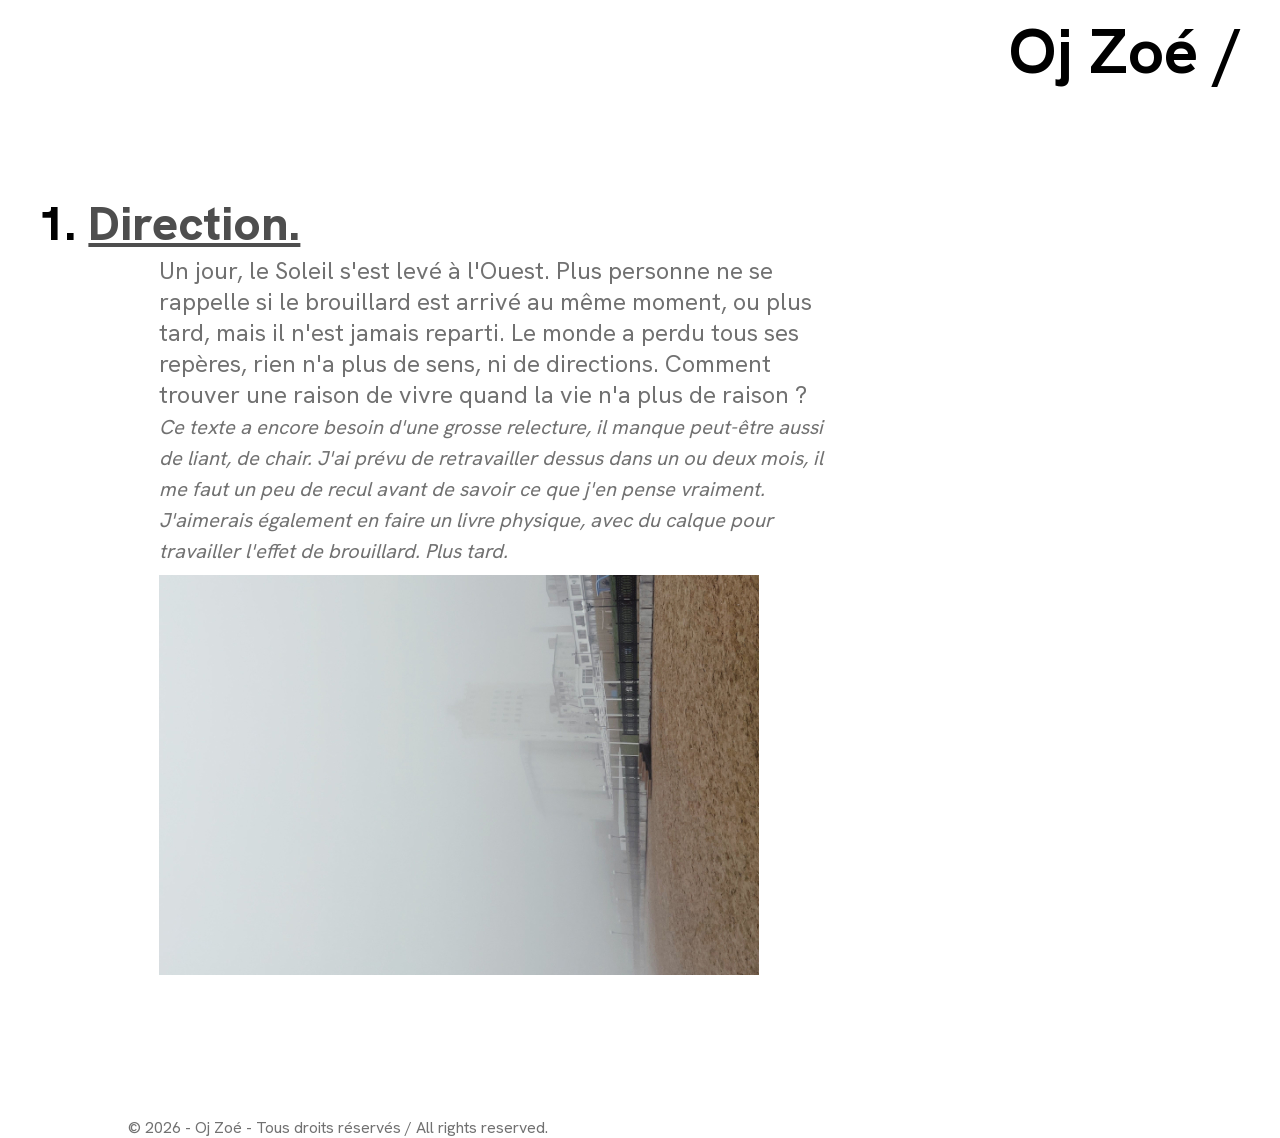
<file: index.html>
<!DOCTYPE html>
<html lang="fr">
<head>
    <meta charset="UTF-8">
    <meta name="viewport" content="width=device-width, initial-scale=1.0">

    <title>OjZoé</title>
    <link rel="stylesheet" href="reset.css">
    <link rel="stylesheet" href="style.css">
    <link rel="stylesheet" href="index.css">
</head>

<body>
    <header><h1>Oj Zoé /</h1></header>
    <main>
        <h2>1. <a href="direction.html">Direction.</a></h2>
        <p class="synopsis">Un jour, le Soleil s'est levé à l'Ouest. Plus personne ne se rappelle si le brouillard est arrivé au même moment,
            ou plus tard, mais il n'est jamais reparti. Le monde a perdu tous ses repères, rien n'a plus de sens, ni de directions.
        Comment trouver une raison de vivre quand la vie n'a plus de raison ?<br/>
    <i>Ce texte a encore besoin d'une grosse relecture, il manque peut-être aussi de liant, de chair. J'ai prévu de retravailler dessus
        dans un ou deux mois, il me faut un peu de recul avant de savoir ce que j'en pense vraiment.
        J'aimerais également en faire un livre physique, avec du calque pour travailler l'effet de brouillard. Plus tard.</i></p>
        <div class="image-synopsis"><img src="Img/Field-Fog.jpg" alt="Fog over the field." /></div>
    </main>
    <footer>© 2026 - Oj Zoé - Tous droits réservés / All rights reserved.</footer>
</body>
</file>
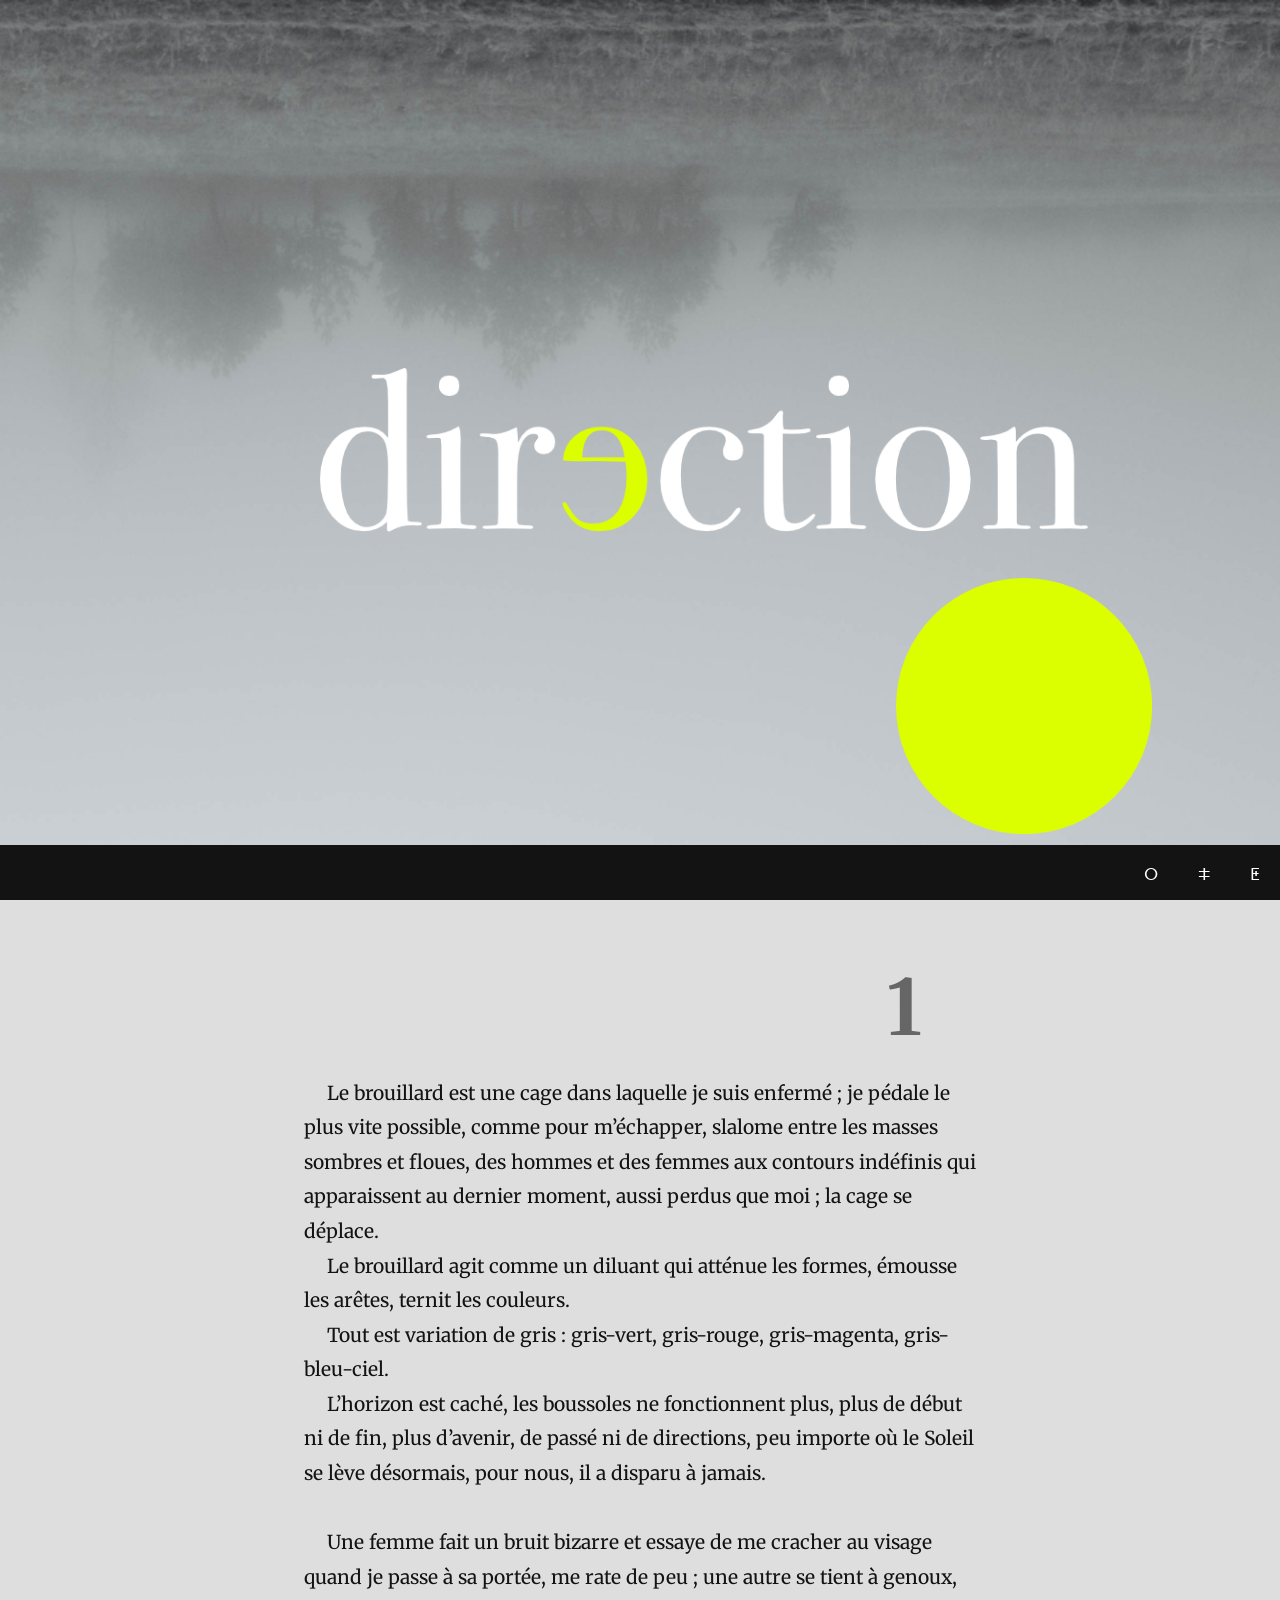
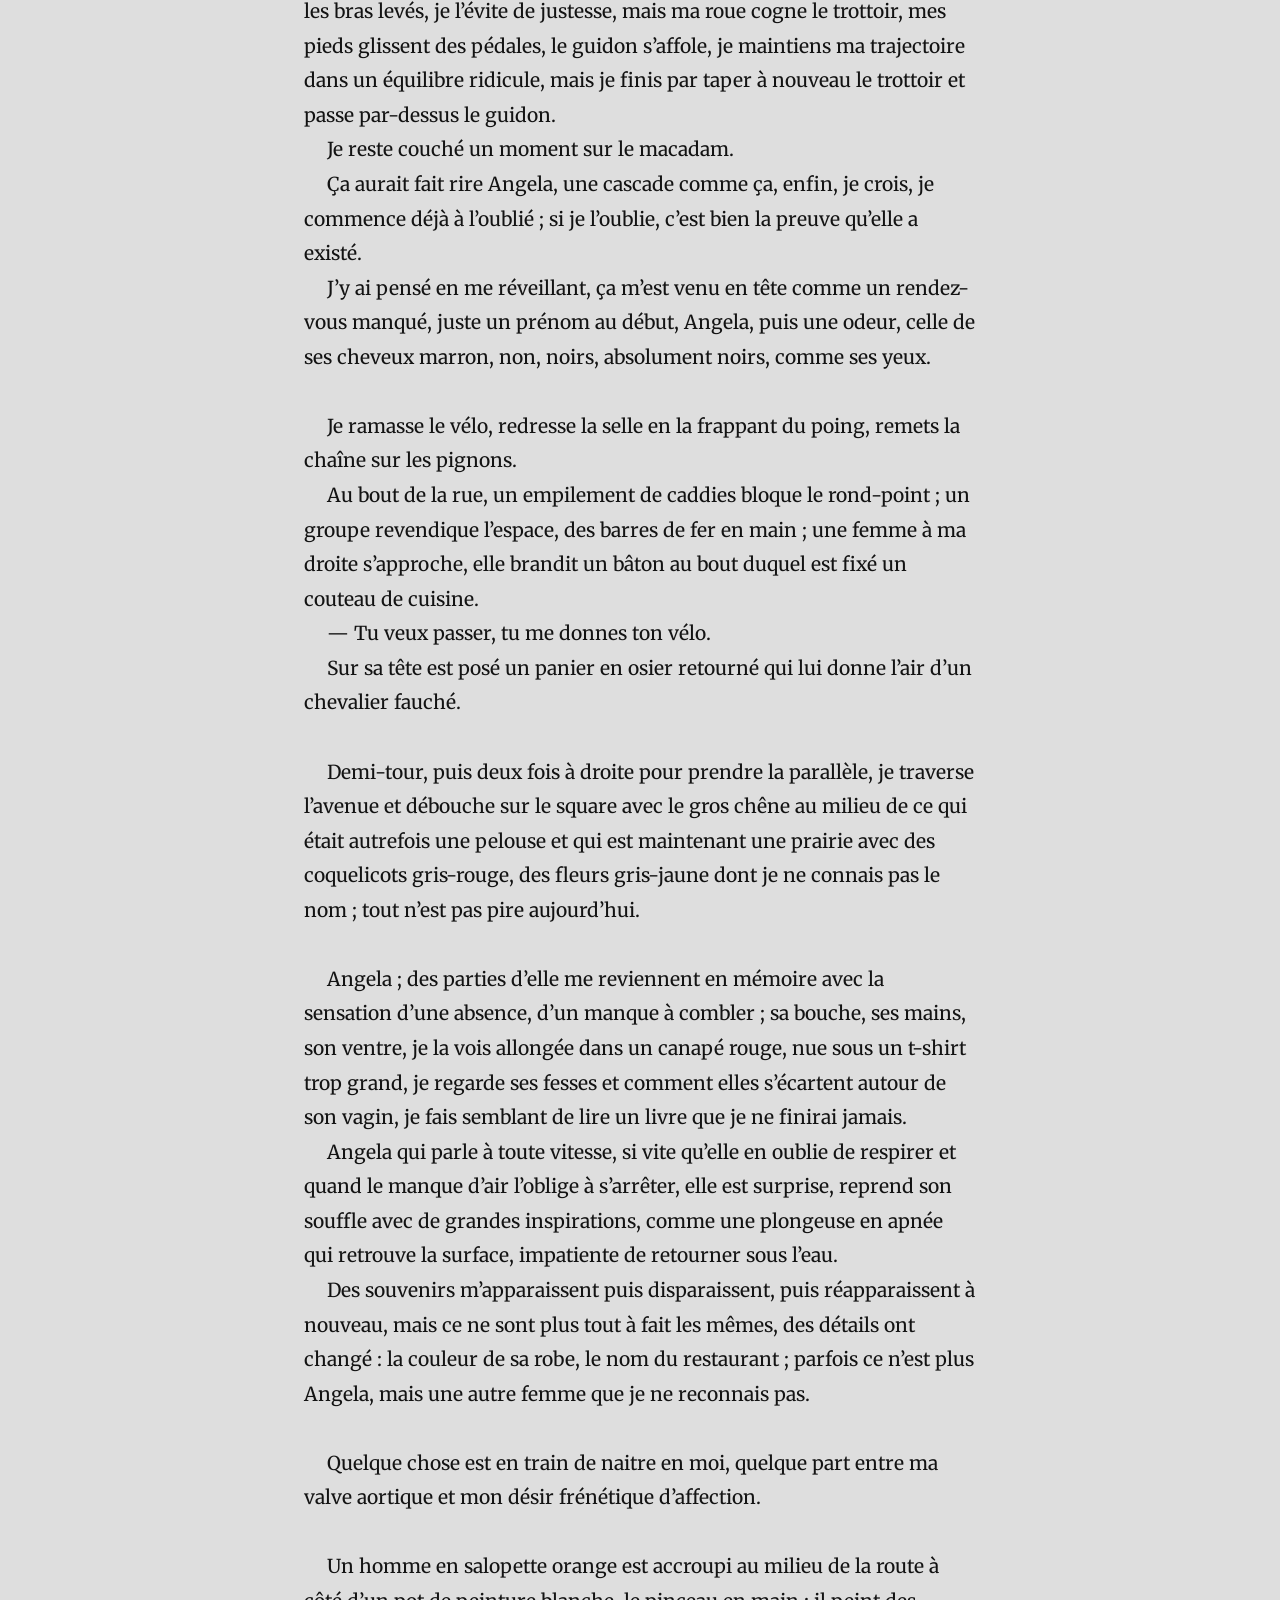
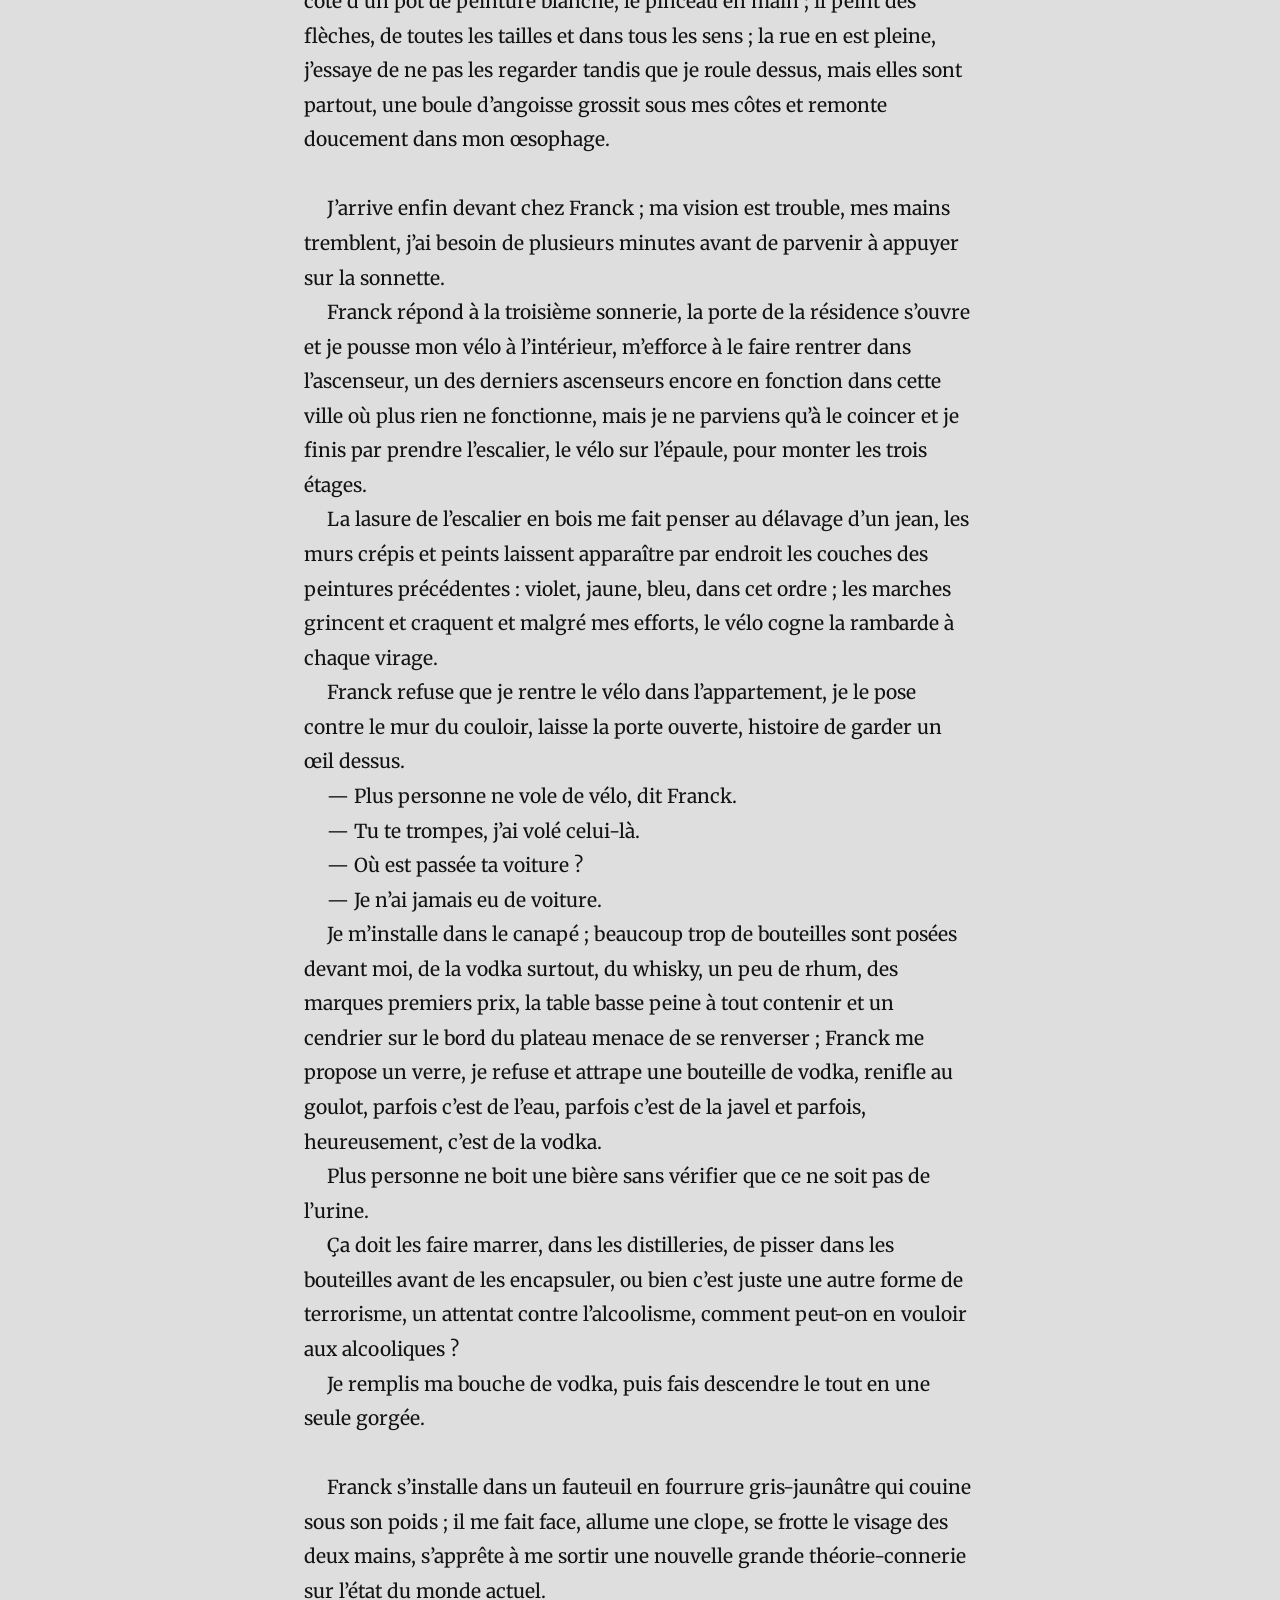
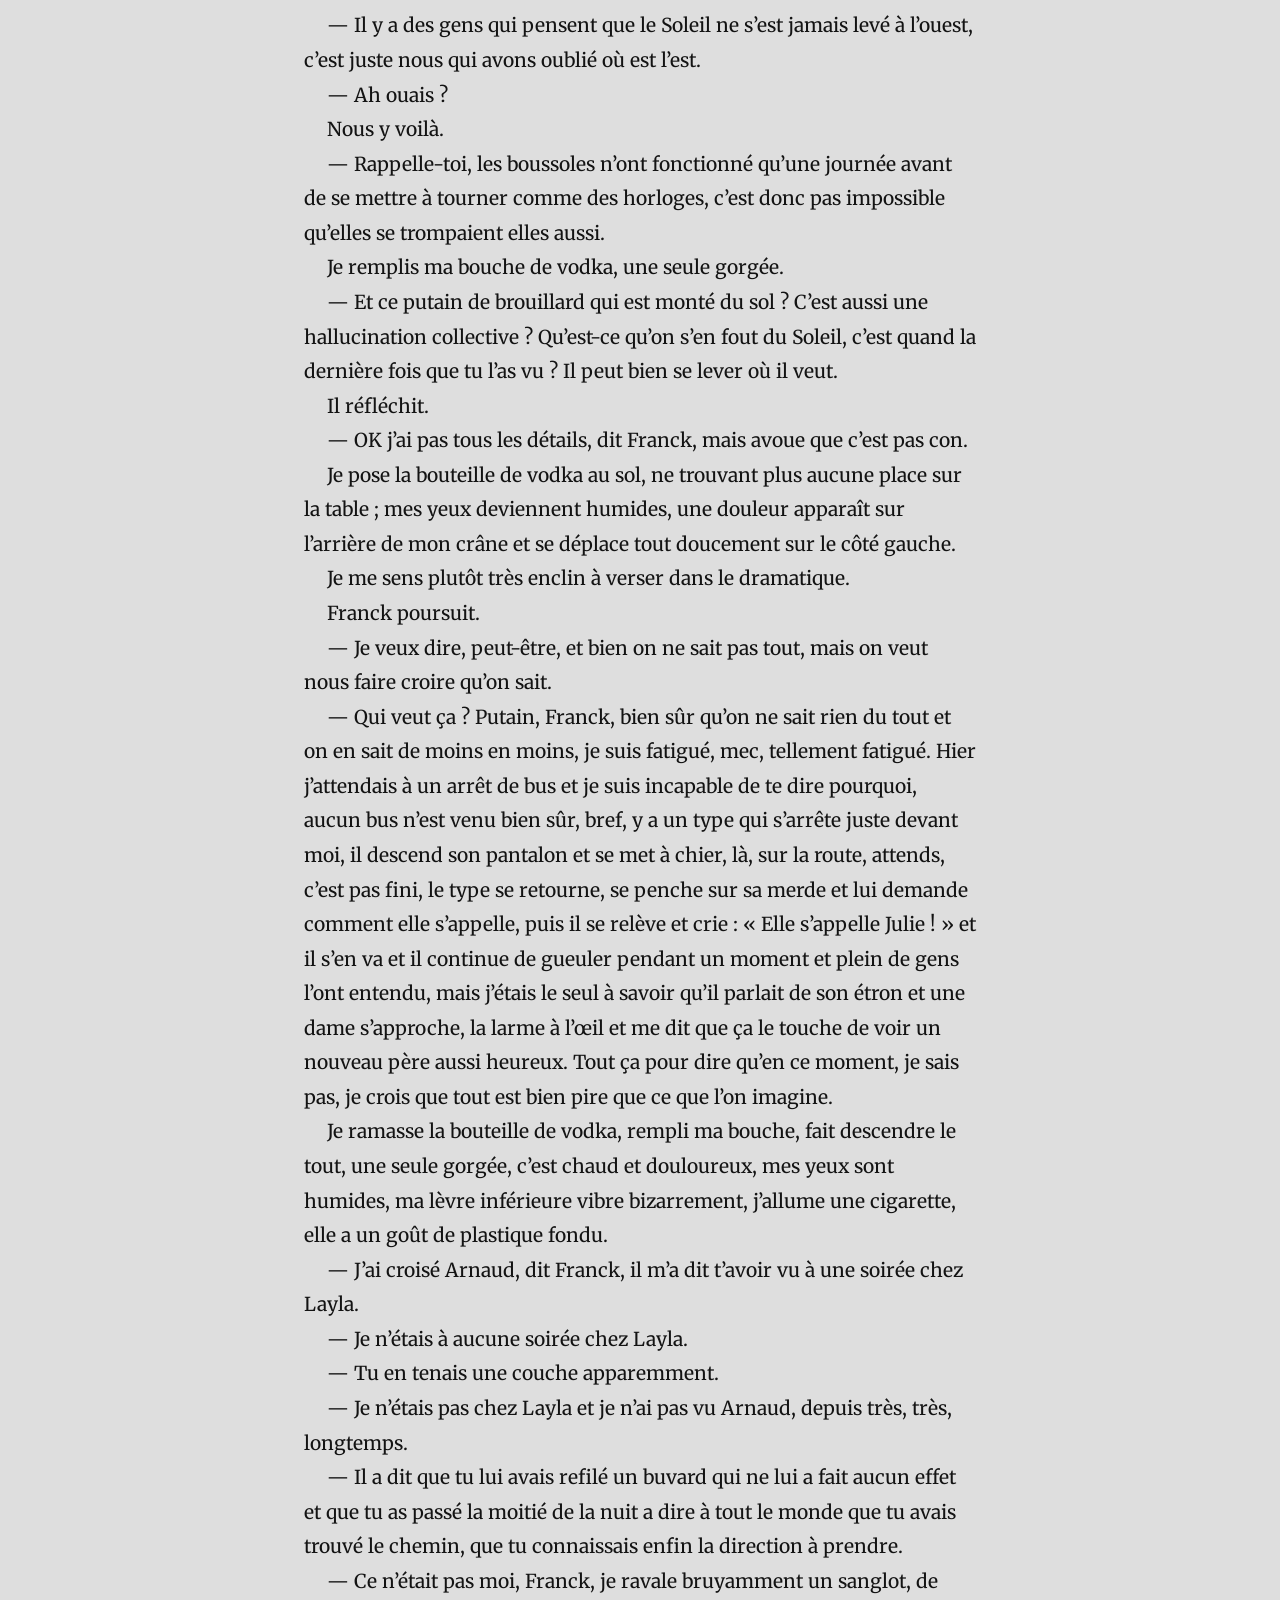
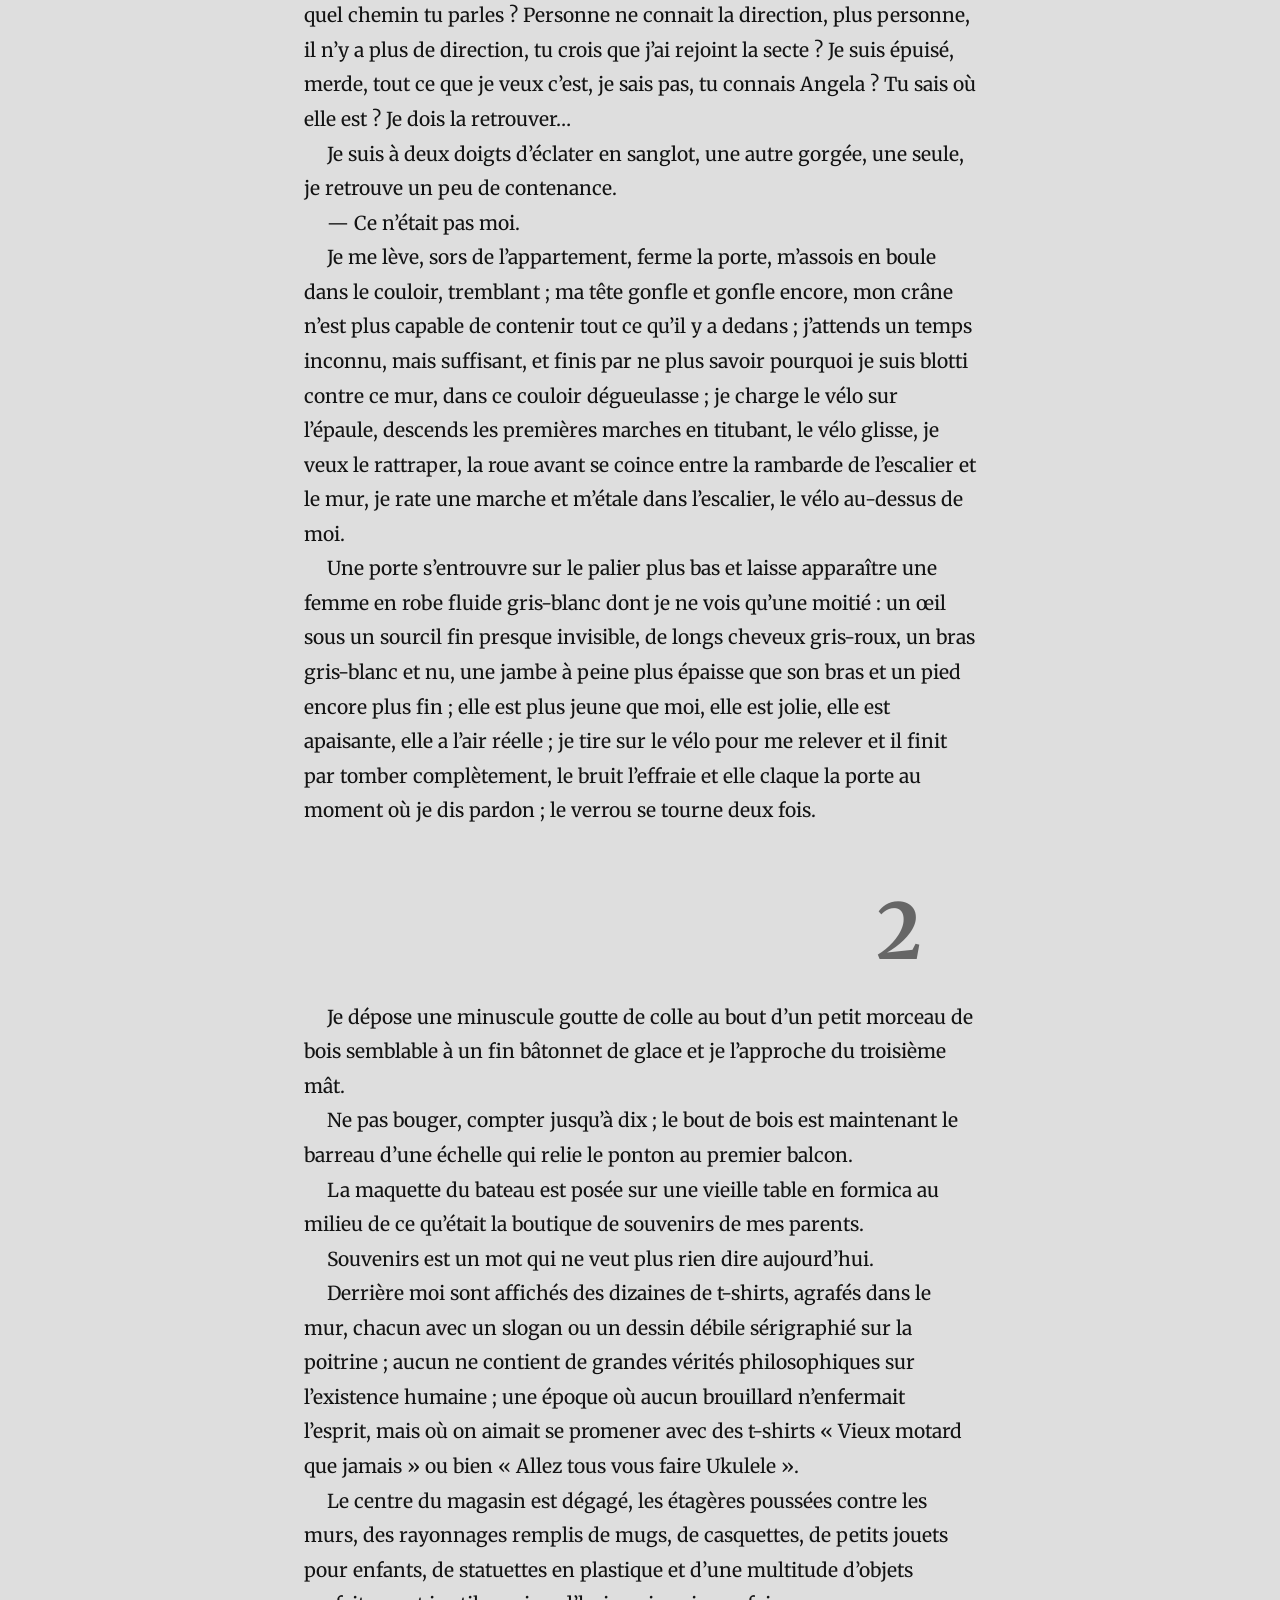
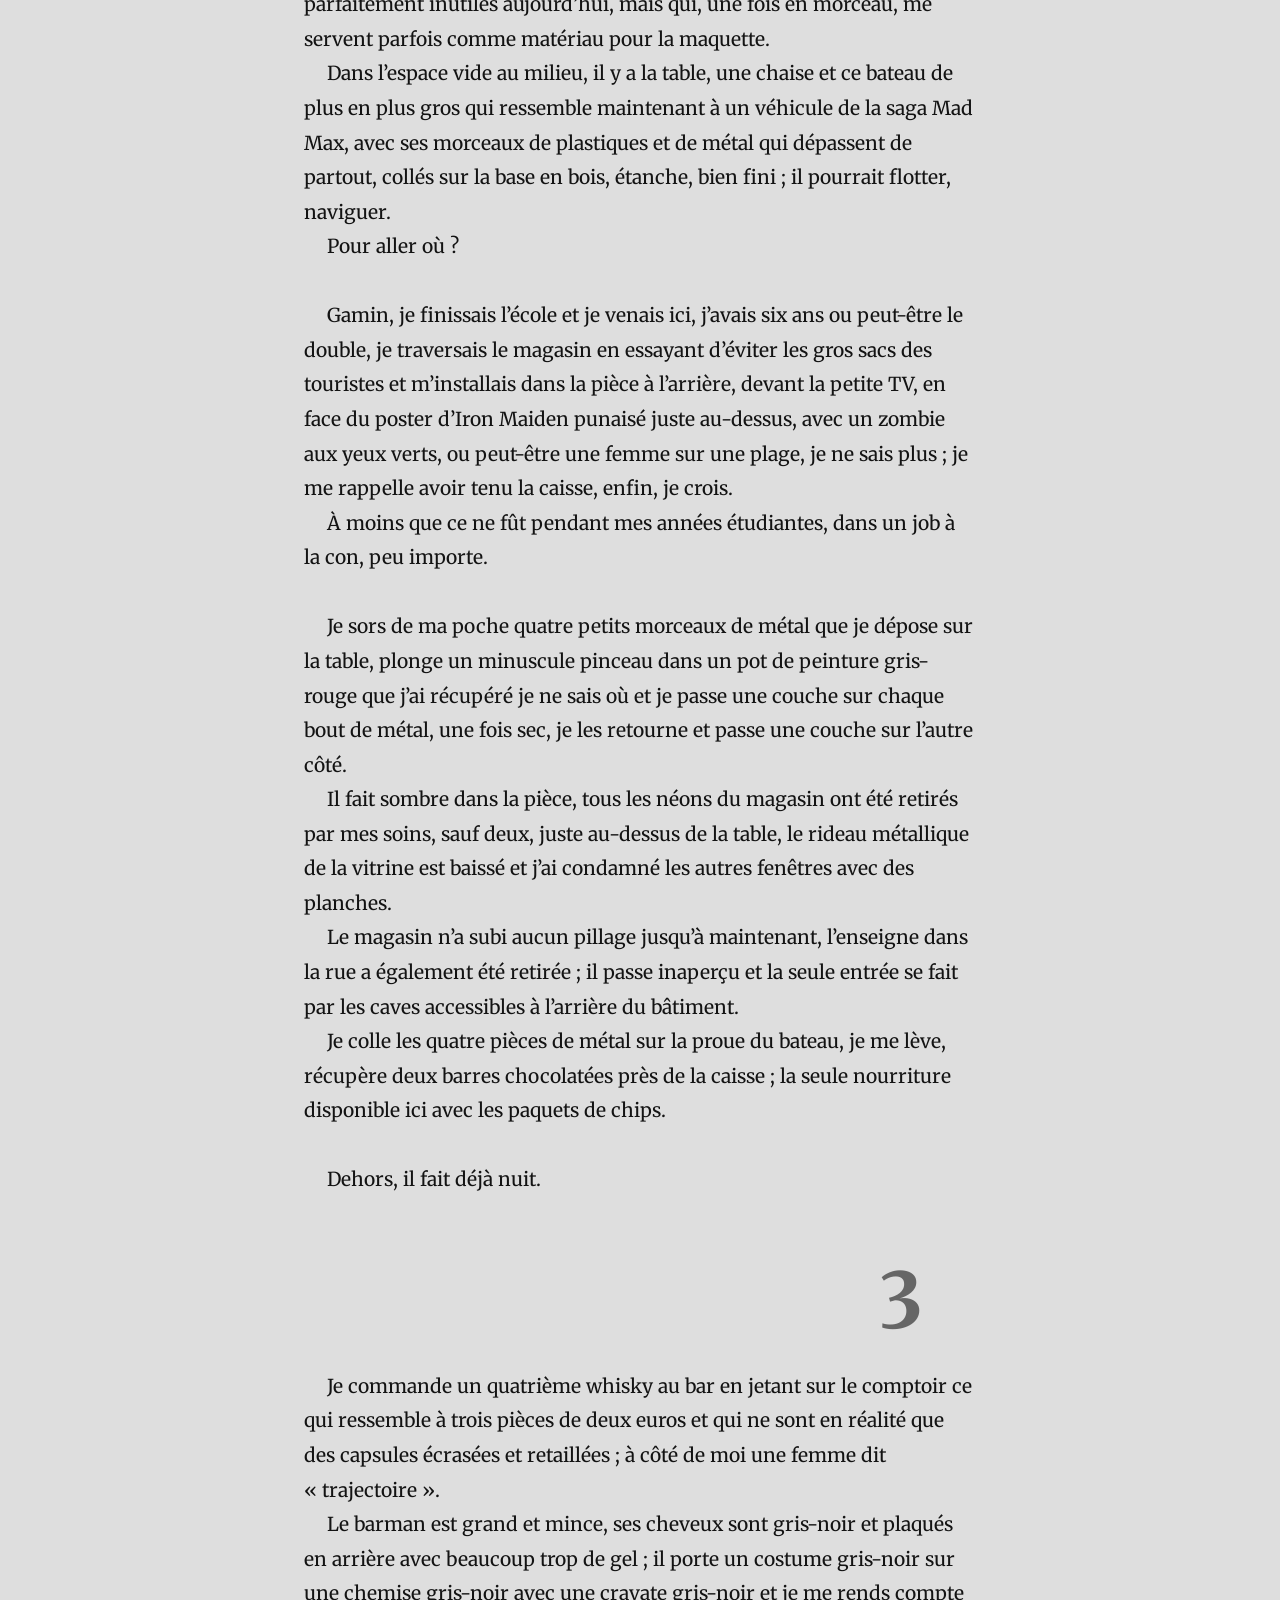
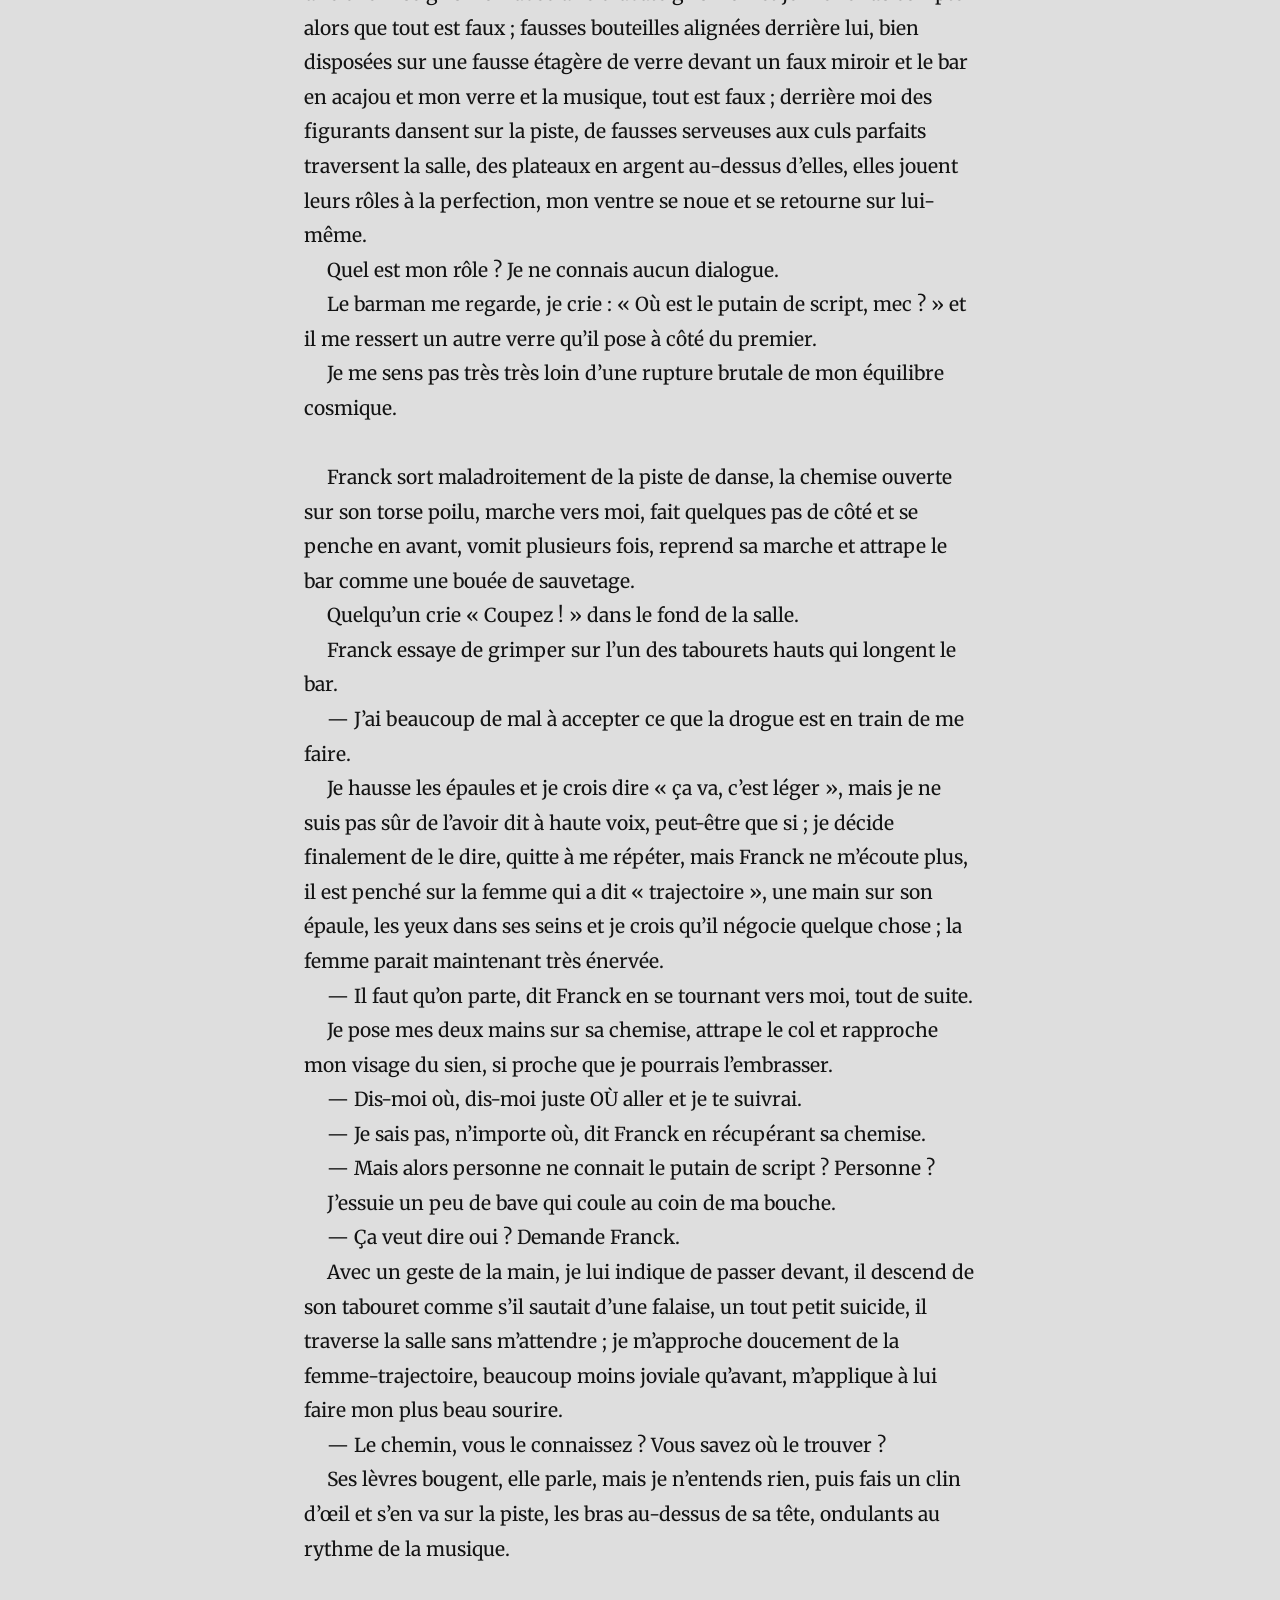
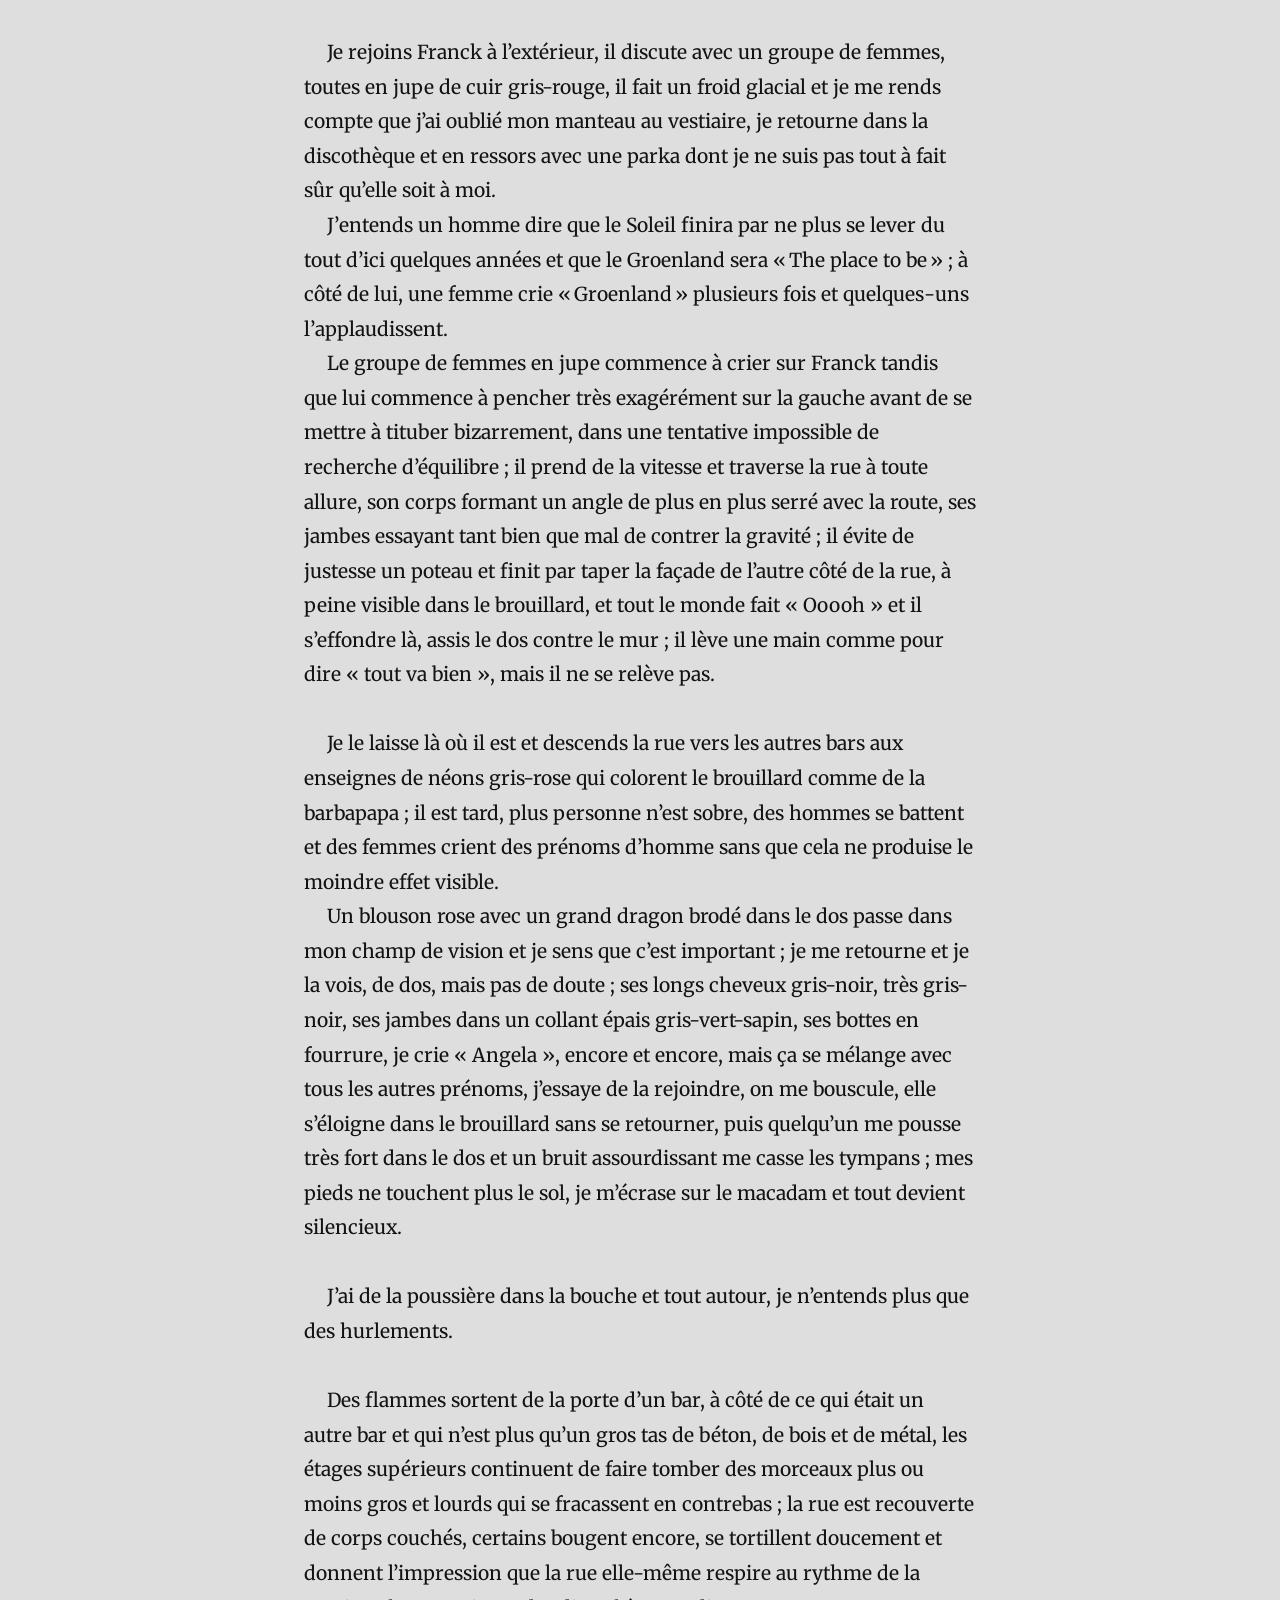
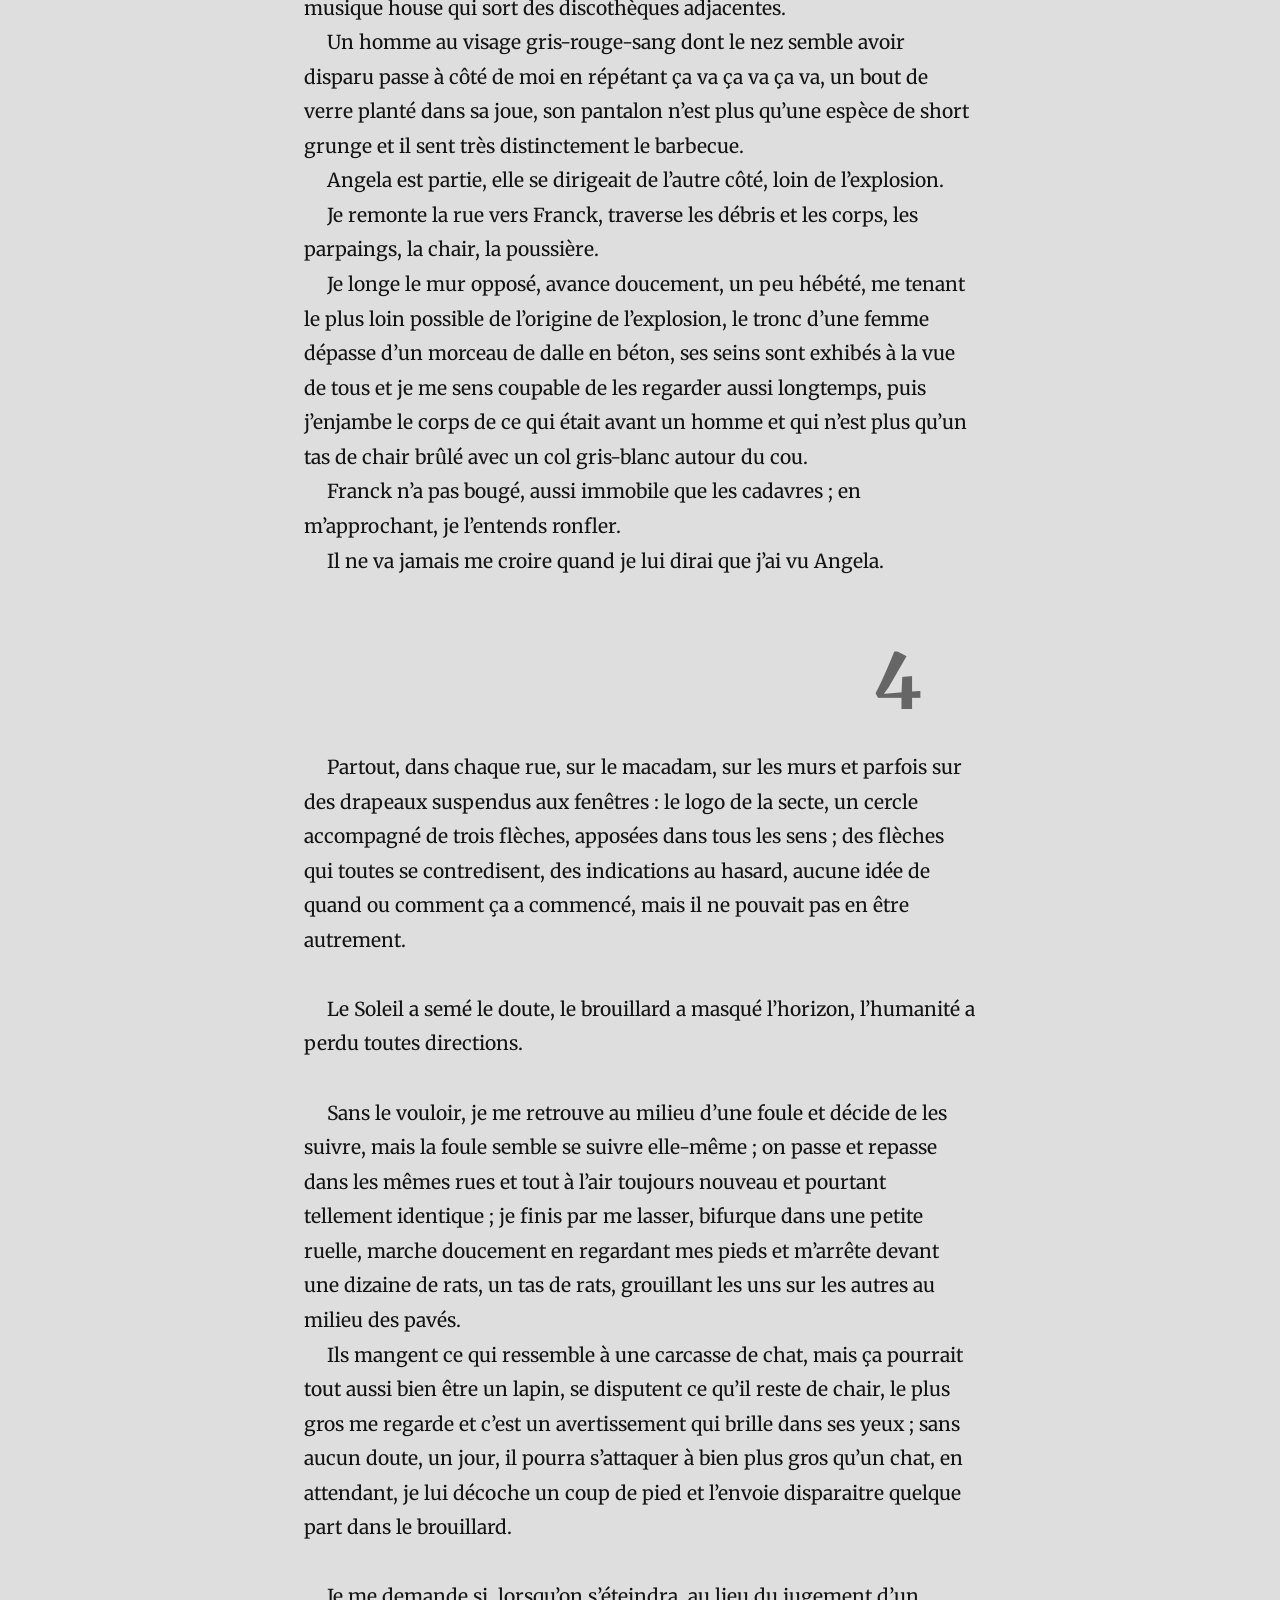
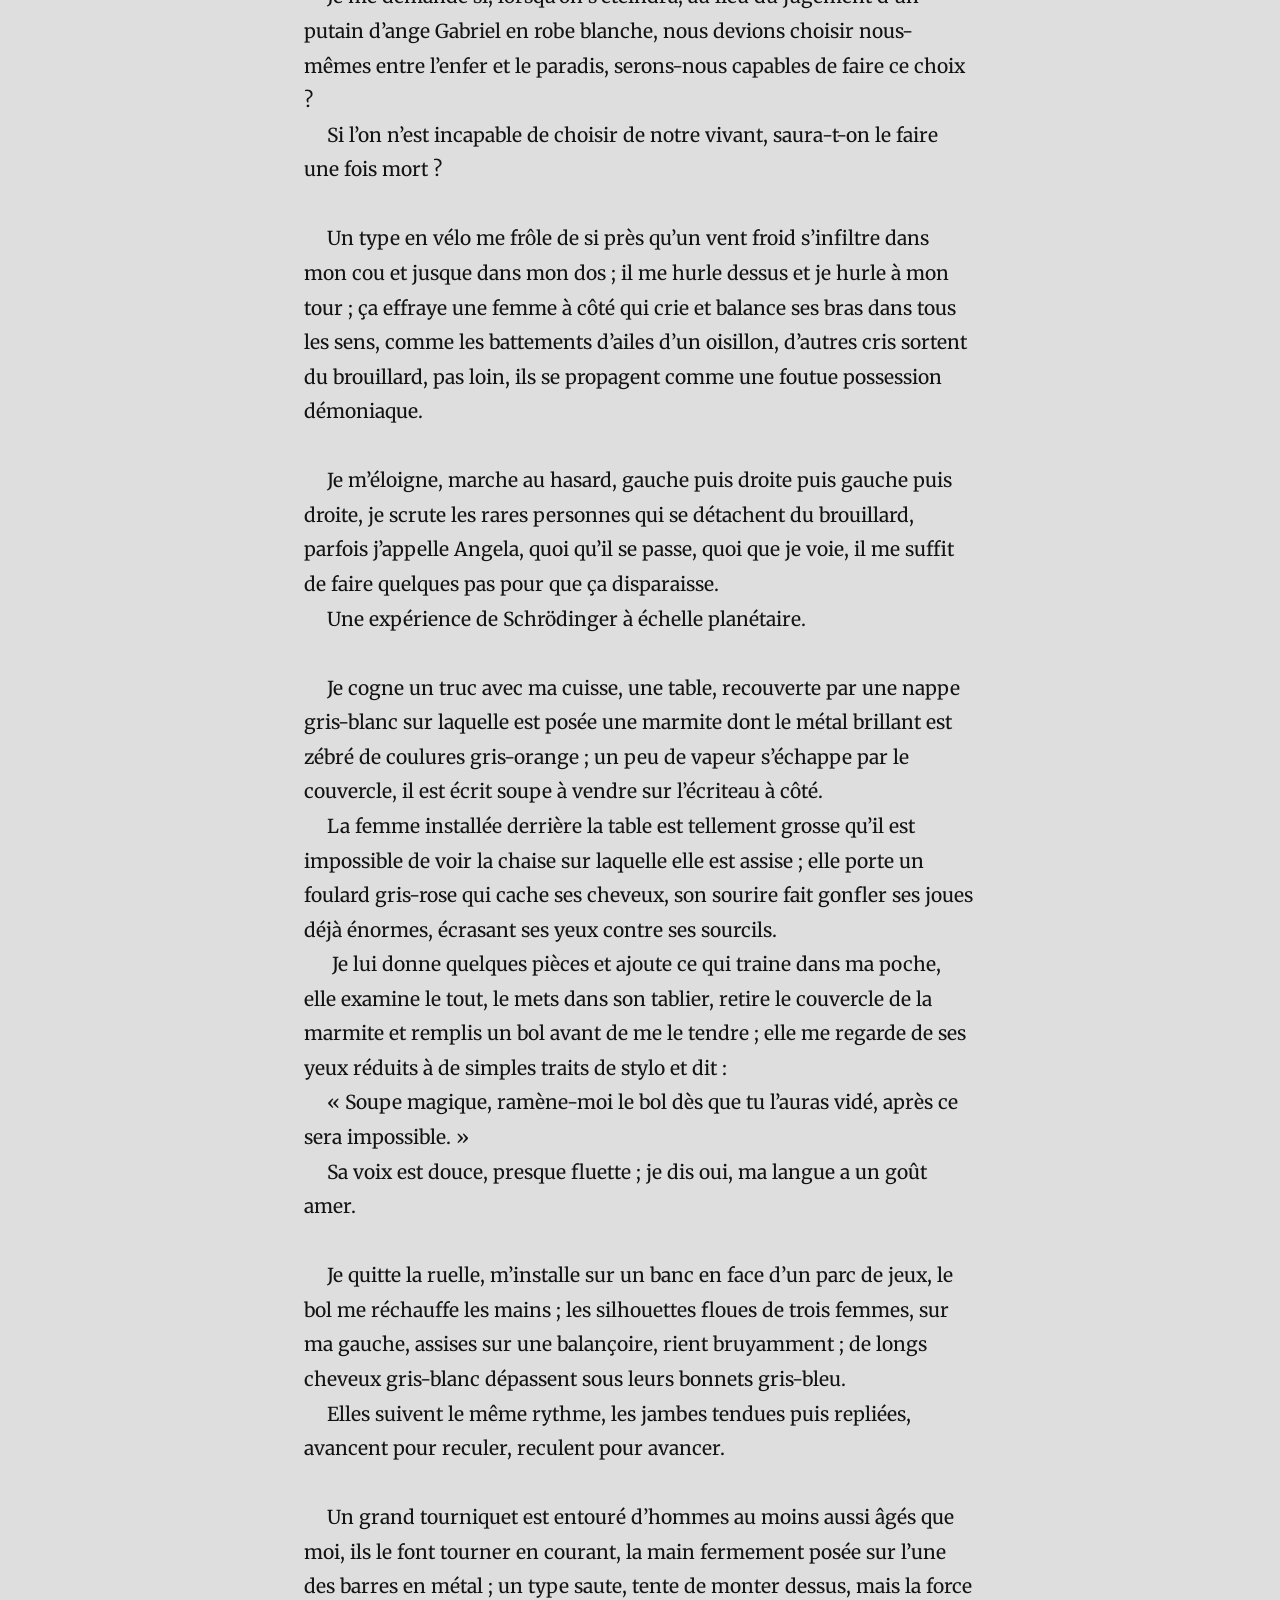
<file: direction.html>
<!DOCTYPE html>
<html lang="fr">
<head>
    <meta charset="UTF-8">
    <meta name="viewport" content="width=device-width, initial-scale=1.0">

    <title>OjZoé</title>
    <link rel="stylesheet" href="reset.css">
    <link rel="stylesheet" href="style.css">
    <link rel="stylesheet" href="direction.css">

    <link rel="preconnect" href="https://fonts.googleapis.com">
    <link rel="preconnect" href="https://fonts.gstatic.com" crossorigin>
    <link href="https://fonts.googleapis.com/css2?family=Merriweather:ital,opsz,wght@0,18..144,300..900;1,18..144,300..900&display=swap" rel="stylesheet">  

</head>

<body>
    <div id="intro">
        <img id="logo" src="Img/Direction_Logo.png" alt="Direction" />
        <img id="circle" src="Img/Direction_Circle.png" alt="deco-cercle">
    </div>
    <main>
        <h1 id="1">1</h1>
       <p class="p1">Le brouillard est une cage dans laquelle je suis enfermé ; je pédale le plus vite possible, comme pour m’échapper, slalome entre les masses sombres et floues, des hommes et des femmes aux contours indéfinis qui apparaissent au dernier moment, aussi perdus que moi ; la cage se déplace.</p>
<p class="p1">Le brouillard agit comme un diluant qui atténue les formes, émousse les arêtes, ternit les couleurs.</p>
<p class="p1">Tout est variation de gris : gris-vert, gris-rouge, gris-magenta, gris-bleu-ciel.</p>
<p class="p1">L’horizon est caché, les boussoles ne fonctionnent plus, plus de début ni de fin, plus d’avenir, de passé ni de directions, peu importe où le Soleil se lève désormais, pour nous, il a disparu à jamais.</p>
<p class="p2"><br></p>
<p class="p1">Une femme fait un bruit bizarre et essaye de me cracher au visage quand je passe à sa portée, me rate de peu ; une autre se tient à genoux, les bras levés, je l’évite de justesse, mais ma roue cogne le trottoir, mes pieds glissent des pédales, le guidon s’affole, je maintiens ma trajectoire dans un équilibre ridicule, mais je finis par taper à nouveau le trottoir et passe par-dessus le guidon.</p>
<p class="p1">Je reste couché un moment sur le macadam.</p>
<p class="p1">Ça aurait fait rire Angela, une cascade comme ça, enfin, je crois, je commence déjà à l’oublié ; si je l’oublie, c’est bien la preuve qu’elle a existé.</p>
<p class="p1">J’y ai pensé en me réveillant, ça m’est venu en tête comme un rendez-vous manqué, juste un prénom au début, Angela, puis une odeur, celle de ses cheveux marron, non, noirs, absolument noirs, comme ses yeux.</p>
<p class="p2"><br></p>
<p class="p1">Je ramasse le vélo, redresse la selle en la frappant du poing, remets la chaîne sur les pignons.</p>
<p class="p1">Au bout de la rue, un empilement de caddies bloque le rond-point ; un groupe revendique l’espace, des barres de fer en main ; une femme à ma droite s’approche, elle brandit un bâton au bout duquel est fixé un couteau de cuisine.</p>
<p class="p1">— Tu veux passer, tu me donnes ton vélo.</p>
<p class="p1">Sur sa tête est posé un panier en osier retourné qui lui donne l’air d’un chevalier fauché.</p>
<p class="p2"><br></p>
<p class="p1">Demi-tour, puis deux fois à droite pour prendre la parallèle, je traverse l’avenue et débouche sur le square avec le gros chêne au milieu de ce qui était autrefois une pelouse et qui est maintenant une prairie avec des coquelicots gris-rouge, des fleurs gris-jaune dont je ne connais pas le nom ; tout n’est pas pire aujourd’hui.</p>
<p class="p2"><br></p>
<p class="p1">Angela ; des parties d’elle me reviennent en mémoire avec la sensation d’une absence, d’un manque à combler ; sa bouche, ses mains, son ventre, je la vois allongée dans un canapé rouge, nue sous un t-shirt trop grand, je regarde ses fesses et comment elles s’écartent autour de son vagin, je fais semblant de lire un livre que je ne finirai jamais.</p>
<p class="p1">Angela qui parle à toute vitesse, si vite qu’elle en oublie de respirer et quand le manque d’air l’oblige à s’arrêter, elle est surprise, reprend son souffle avec de grandes inspirations, comme une plongeuse en apnée qui retrouve la surface, impatiente de retourner sous l’eau.</p>
<p class="p1">Des souvenirs m’apparaissent puis disparaissent, puis réapparaissent à nouveau, mais ce ne sont plus tout à fait les mêmes, des détails ont changé : la couleur de sa robe, le nom du restaurant ; parfois ce n’est plus Angela, mais une autre femme que je ne reconnais pas.</p>
<p class="p2"><br></p>
<p class="p1">Quelque chose est en train de naitre en moi, quelque part entre ma valve aortique et mon désir frénétique d’affection.</p>
<p class="p2"><br></p>
<p class="p1">Un homme en salopette orange est accroupi au milieu de la route à côté d’un pot de peinture blanche, le pinceau en main ; il peint des flèches, de toutes les tailles et dans tous les sens ; la rue en est pleine, j’essaye de ne pas les regarder tandis que je roule dessus, mais elles sont partout, une boule d’angoisse grossit sous mes côtes et remonte doucement dans mon œsophage.</p>
<p class="p2"><br></p>
<p class="p1">J’arrive enfin devant chez Franck ; ma vision est trouble, mes mains tremblent, j’ai besoin de plusieurs minutes avant de parvenir à appuyer sur la sonnette.</p>
<p class="p1">Franck répond à la troisième sonnerie, la porte de la résidence s’ouvre et je pousse mon vélo à l’intérieur, m’efforce à le faire rentrer dans l’ascenseur, un des derniers ascenseurs encore en fonction dans cette ville où plus rien ne fonctionne, mais je ne parviens qu’à le coincer et je finis par prendre l’escalier, le vélo sur l’épaule, pour monter les trois étages.</p>
<p class="p1">La lasure de l’escalier en bois me fait penser au délavage d’un jean, les murs crépis et peints laissent apparaître par endroit les couches des peintures précédentes : violet, jaune, bleu, dans cet ordre ; les marches grincent et craquent et malgré mes efforts, le vélo cogne la rambarde à chaque virage.</p>
<p class="p1">Franck refuse que je rentre le vélo dans l’appartement, je le pose contre le mur du couloir, laisse la porte ouverte, histoire de garder un œil dessus.</p>
<p class="p1">— Plus personne ne vole de vélo, dit Franck.</p>
<p class="p1">— Tu te trompes, j’ai volé celui-là.</p>
<p class="p1">— Où est passée ta voiture ?</p>
<p class="p1">— Je n’ai jamais eu de voiture.</p>
<p class="p1">Je m’installe dans le canapé ; beaucoup trop de bouteilles sont posées devant moi, de la vodka surtout, du whisky, un peu de rhum, des marques premiers prix, la table basse peine à tout contenir et un cendrier sur le bord du plateau menace de se renverser ; Franck me propose un verre, je refuse et attrape une bouteille de vodka, renifle au goulot, parfois c’est de l’eau, parfois c’est de la javel et parfois, heureusement, c’est de la vodka.</p>
<p class="p1">Plus personne ne boit une bière sans vérifier que ce ne soit pas de l’urine.</p>
<p class="p1">Ça doit les faire marrer, dans les distilleries, de pisser dans les bouteilles avant de les encapsuler, ou bien c’est juste une autre forme de terrorisme, un attentat contre l’alcoolisme, comment peut-on en vouloir aux alcooliques ?</p>
<p class="p1">Je remplis ma bouche de vodka, puis fais descendre le tout en une seule gorgée.</p>
<p class="p2"><br></p>
<p class="p1">Franck s’installe dans un fauteuil en fourrure gris-jaunâtre qui couine sous son poids ; il me fait face, allume une clope, se frotte le visage des deux mains, s’apprête à me sortir une nouvelle grande théorie-connerie sur l’état du monde actuel.</p>
<p class="p1">— Il y a des gens qui pensent que le Soleil ne s’est jamais levé à l’ouest, c’est juste nous qui avons oublié où est l’est.</p>
<p class="p1">— Ah ouais ?</p>
<p class="p1">Nous y voilà.</p>
<p class="p1">— Rappelle-toi, les boussoles n’ont fonctionné qu’une journée avant de se mettre à tourner comme des horloges, c’est donc pas impossible qu’elles se trompaient elles aussi.</p>
<p class="p1">Je remplis ma bouche de vodka, une seule gorgée.</p>
<p class="p1">— Et ce putain de brouillard qui est monté du sol ? C’est aussi une hallucination collective ? Qu’est-ce qu’on s’en fout du Soleil, c’est quand la dernière fois que tu l’as vu ? Il peut bien se lever où il veut.</p>
<p class="p1">Il réfléchit.</p>
<p class="p1">— OK j’ai pas tous les détails, dit Franck, mais avoue que c’est pas con.</p>
<p class="p1">Je pose la bouteille de vodka au sol, ne trouvant plus aucune place sur la table ; mes yeux deviennent humides, une douleur apparaît sur l’arrière de mon crâne et se déplace tout doucement sur le côté gauche.</p>
<p class="p1">Je me sens plutôt très enclin à verser dans le dramatique.</p>
<p class="p1">Franck poursuit.</p>
<p class="p1">— Je veux dire, peut-être, et bien on ne sait pas tout, mais on veut nous faire croire qu’on sait.</p>
<p class="p1">— Qui veut ça ? Putain, Franck, bien sûr qu’on ne sait rien du tout et on en sait de moins en moins, je suis fatigué, mec, tellement fatigué. Hier j’attendais à un arrêt de bus et je suis incapable de te dire pourquoi, aucun bus n’est venu bien sûr, bref, y a un type qui s’arrête juste devant moi, il descend son pantalon et se met à chier, là, sur la route, attends, c’est pas fini, le type se retourne, se penche sur sa merde et lui demande comment elle s’appelle, puis il se relève et crie : « Elle s’appelle Julie ! » et il s’en va et il continue de gueuler pendant un moment et plein de gens l’ont entendu, mais j’étais le seul à savoir qu’il parlait de son étron et une dame s’approche, la larme à l’œil et me dit que ça le touche de voir un nouveau père aussi heureux. Tout ça pour dire qu’en ce moment, je sais pas, je crois que tout est bien pire que ce que l’on imagine.</p>
<p class="p1">Je ramasse la bouteille de vodka, rempli ma bouche, fait descendre le tout, une seule gorgée, c’est chaud et douloureux, mes yeux sont humides, ma lèvre inférieure vibre bizarrement, j’allume une cigarette, elle a un goût de plastique fondu.</p>
<p class="p1">— J’ai croisé Arnaud, dit Franck, il m’a dit t’avoir vu à une soirée chez Layla.</p>
<p class="p1">— Je n’étais à aucune soirée chez Layla.</p>
<p class="p1">— Tu en tenais une couche apparemment.</p>
<p class="p1">— Je n’étais pas chez Layla et je n’ai pas vu Arnaud, depuis très, très, longtemps.</p>
<p class="p1">— Il a dit que tu lui avais refilé un buvard qui ne lui a fait aucun effet et que tu as passé la moitié de la nuit a dire à tout le monde que tu avais trouvé le chemin, que tu connaissais enfin la direction à prendre.</p>
<p class="p1">— Ce n’était pas moi, Franck, je ravale bruyamment un sanglot, de quel chemin tu parles ? Personne ne connait la direction, plus personne, il n’y a plus de direction, tu crois que j’ai rejoint la secte ? Je suis épuisé, merde, tout ce que je veux c’est, je sais pas, tu connais Angela ? Tu sais où elle est ? Je dois la retrouver…<span class="Apple-converted-space"> </span></p>
<p class="p1">Je suis à deux doigts d’éclater en sanglot, une autre gorgée, une seule, je retrouve un peu de contenance.</p>
<p class="p1">— Ce n’était pas moi.</p>
<p class="p1">Je me lève, sors de l’appartement, ferme la porte, m’assois en boule dans le couloir, tremblant ; ma tête gonfle et gonfle encore, mon crâne n’est plus capable de contenir tout ce qu’il y a dedans ; j’attends un temps inconnu, mais suffisant, et finis par ne plus savoir pourquoi je suis blotti contre ce mur, dans ce couloir dégueulasse ; je charge le vélo sur l’épaule, descends les premières marches en titubant, le vélo glisse, je veux le rattraper, la roue avant se coince entre la rambarde de l’escalier et le mur, je rate une marche et m’étale dans l’escalier, le vélo au-dessus de moi.</p>
<p class="p1">Une porte s’entrouvre sur le palier plus bas et laisse apparaître une femme en robe fluide gris-blanc dont je ne vois qu’une moitié : un œil sous un sourcil fin presque invisible, de longs cheveux gris-roux, un bras gris-blanc et nu, une jambe à peine plus épaisse que son bras et un pied encore plus fin ; elle est plus jeune que moi, elle est jolie, elle est apaisante, elle a l’air réelle ; je tire sur le vélo pour me relever et il finit par tomber complètement, le bruit l’effraie et elle claque la porte au moment où je dis pardon ; le verrou se tourne deux fois.</p>
<p class="p2"><br></p>
        <h1 id="2">2</h1>
<p class="p1">Je dépose une minuscule goutte de colle au bout d’un petit morceau de bois semblable à un fin bâtonnet de glace et je l’approche du troisième mât.</p>
<p class="p1">Ne pas bouger, compter jusqu’à dix ; le bout de bois est maintenant le barreau d’une échelle qui relie le ponton au premier balcon.</p>
<p class="p1">La maquette du bateau est posée sur une vieille table en formica au milieu de ce qu’était la boutique de souvenirs de mes parents.</p>
<p class="p1">Souvenirs est un mot qui ne veut plus rien dire aujourd’hui.</p>
<p class="p1">Derrière moi sont affichés des dizaines de t-shirts, agrafés dans le mur, chacun avec un slogan ou un dessin débile sérigraphié sur la poitrine ; aucun ne contient de grandes vérités philosophiques sur l’existence humaine ; une époque où aucun brouillard n’enfermait l’esprit, mais où on aimait se promener avec des t-shirts « Vieux motard que jamais » ou bien « Allez tous vous faire Ukulele ».</p>
<p class="p1">Le centre du magasin est dégagé, les étagères poussées contre les murs, des rayonnages remplis de mugs, de casquettes, de petits jouets pour enfants, de statuettes en plastique et d’une multitude d’objets parfaitement inutiles aujourd’hui, mais qui, une fois en morceau, me servent parfois comme matériau pour la maquette.</p>
<p class="p1">Dans l’espace vide au milieu, il y a la table, une chaise et ce bateau de plus en plus gros qui ressemble maintenant à un véhicule de la saga Mad Max, avec ses morceaux de plastiques et de métal qui dépassent de partout, collés sur la base en bois, étanche, bien fini ; il pourrait flotter, naviguer.</p>
<p class="p1">Pour aller où ?</p>
<p class="p2"><br></p>
<p class="p1">Gamin, je finissais l’école et je venais ici, j’avais six ans ou peut-être le double, je traversais le magasin en essayant d’éviter les gros sacs des touristes et m’installais dans la pièce à l’arrière, devant la petite TV, en face du poster d’Iron Maiden punaisé juste au-dessus, avec un zombie aux yeux verts, ou peut-être une femme sur une plage, je ne sais plus ; je me rappelle avoir tenu la caisse, enfin, je crois.</p>
<p class="p1">À moins que ce ne fût pendant mes années étudiantes, dans un job à la con, peu importe.</p>
<p class="p2"><br></p>
<p class="p1">Je sors de ma poche quatre petits morceaux de métal que je dépose sur la table, plonge un minuscule pinceau dans un pot de peinture gris-rouge que j’ai récupéré je ne sais où et je passe une couche sur chaque bout de métal, une fois sec, je les retourne et passe une couche sur l’autre côté.</p>
<p class="p1">Il fait sombre dans la pièce, tous les néons du magasin ont été retirés par mes soins, sauf deux, juste au-dessus de la table, le rideau métallique de la vitrine est baissé et j’ai condamné les autres fenêtres avec des planches.</p>
<p class="p1">Le magasin n’a subi aucun pillage jusqu’à maintenant, l’enseigne dans la rue a également été retirée ; il passe inaperçu et la seule entrée se fait par les caves accessibles à l’arrière du bâtiment.</p>
<p class="p1">Je colle les quatre pièces de métal sur la proue du bateau, je me lève, récupère deux barres chocolatées près de la caisse ; la seule nourriture disponible ici avec les paquets de chips.</p>
<p class="p2"><br></p>
<p class="p1">Dehors, il fait déjà nuit.</p>
<p class="p2"><br></p>
        <h1 id="3">3</h1>
<p class="p1">Je commande un quatrième whisky au bar en jetant sur le comptoir ce qui ressemble à trois pièces de deux euros et qui ne sont en réalité que des capsules écrasées et retaillées ; à côté de moi une femme dit « trajectoire ».</p>
<p class="p1">Le barman est grand et mince, ses cheveux sont gris-noir et plaqués en arrière avec beaucoup trop de gel ; il porte un costume gris-noir sur une chemise gris-noir avec une cravate gris-noir et je me rends compte alors que tout est faux ; fausses bouteilles alignées derrière lui, bien disposées sur une fausse étagère de verre devant un faux miroir et le bar en acajou et mon verre et la musique, tout est faux ; derrière moi des figurants dansent sur la piste, de fausses serveuses aux culs parfaits traversent la salle, des plateaux en argent au-dessus d’elles, elles jouent leurs rôles à la perfection, mon ventre se noue et se retourne sur lui-même.</p>
<p class="p1">Quel est mon rôle ? Je ne connais aucun dialogue.</p>
<p class="p1">Le barman me regarde, je crie : « Où est le putain de script, mec ? » et il me ressert un autre verre qu’il pose à côté du premier.</p>
<p class="p1">Je me sens pas très très loin d’une rupture brutale de mon équilibre cosmique.</p>
<p class="p2"><br></p>
<p class="p1">Franck sort maladroitement de la piste de danse, la chemise ouverte sur son torse poilu, marche vers moi, fait quelques pas de côté et se penche en avant, vomit plusieurs fois, reprend sa marche et attrape le bar comme une bouée de sauvetage.</p>
<p class="p1">Quelqu’un crie « Coupez ! » dans le fond de la salle.</p>
<p class="p1">Franck essaye de grimper sur l’un des tabourets hauts qui longent le bar.</p>
<p class="p1">— J’ai beaucoup de mal à accepter ce que la drogue est en train de me faire.</p>
<p class="p1">Je hausse les épaules et je crois dire « ça va, c’est léger », mais je ne suis pas sûr de l’avoir dit à haute voix, peut-être que si ; je décide finalement de le dire, quitte à me répéter, mais Franck ne m’écoute plus, il est penché sur la femme qui a dit « trajectoire », une main sur son épaule, les yeux dans ses seins et je crois qu’il négocie quelque chose ; la femme parait maintenant très énervée.</p>
<p class="p1">— Il faut qu’on parte, dit Franck en se tournant vers moi, tout de suite.</p>
<p class="p1">Je pose mes deux mains sur sa chemise, attrape le col et rapproche mon visage du sien, si proche que je pourrais l’embrasser.</p>
<p class="p1">— Dis-moi où, dis-moi juste OÙ aller et je te suivrai.</p>
<p class="p1">— Je sais pas, n’importe où, dit Franck en récupérant sa chemise.</p>
<p class="p1">— Mais alors personne ne connait le putain de script ? Personne ?</p>
<p class="p1">J’essuie un peu de bave qui coule au coin de ma bouche.</p>
<p class="p1">— Ça veut dire oui ? Demande Franck.</p>
<p class="p1">Avec un geste de la main, je lui indique de passer devant, il descend de son tabouret comme s’il sautait d’une falaise, un tout petit suicide, il traverse la salle sans m’attendre ; je m’approche doucement de la femme-trajectoire, beaucoup moins joviale qu’avant, m’applique à lui faire mon plus beau sourire.</p>
<p class="p1">— Le chemin, vous le connaissez ? Vous savez où le trouver ?</p>
<p class="p1">Ses lèvres bougent, elle parle, mais je n’entends rien, puis fais un clin d’œil et s’en va sur la piste, les bras au-dessus de sa tête, ondulants au rythme de la musique.</p>
<p class="p2"><br></p>
<p class="p2"><br></p>
<p class="p1">Je rejoins Franck à l’extérieur, il discute avec un groupe de femmes, toutes en jupe de cuir gris-rouge, il fait un froid glacial et je me rends compte que j’ai oublié mon manteau au vestiaire, je retourne dans la discothèque et en ressors avec une parka dont je ne suis pas tout à fait sûr qu’elle soit à moi.</p>
<p class="p1"><span class="s1">J’entends un homme dire que le Soleil finira par ne plus se lever du tout d’ici quelques années et que le Groenland sera «</span><span class="s2"> </span><span class="s1">The place to be</span><span class="s2"> </span><span class="s1">» ; à côté de lui, une femme crie «</span><span class="s2"> </span><span class="s1">Groenland</span><span class="s2"> </span><span class="s1">» plusieurs fois et quelques-uns l’applaudissent.</span></p>
<p class="p1">Le groupe de femmes en jupe commence à crier sur Franck tandis que lui commence à pencher très exagérément sur la gauche avant de se mettre à tituber bizarrement, dans une tentative impossible de recherche d’équilibre ; il prend de la vitesse et traverse la rue à toute allure, son corps formant un angle de plus en plus serré avec la route, ses jambes essayant tant bien que mal de contrer la gravité ; il évite de justesse un poteau et finit par taper la façade de l’autre côté de la rue, à peine visible dans le brouillard, et tout le monde fait « Ooooh » et il s’effondre là, assis le dos contre le mur ; il lève une main comme pour dire « tout va bien », mais il ne se relève pas.</p>
<p class="p2"><br></p>
<p class="p1">Je le laisse là où il est et descends la rue vers les autres bars aux enseignes de néons gris-rose qui colorent le brouillard comme de la barbapapa ; il est tard, plus personne n’est sobre, des hommes se battent et des femmes crient des prénoms d’homme sans que cela ne produise le moindre effet visible.</p>
<p class="p1">Un blouson rose avec un grand dragon brodé dans le dos passe dans mon champ de vision et je sens que c’est important ; je me retourne et je la vois, de dos, mais pas de doute ; ses longs cheveux gris-noir, très gris-noir, ses jambes dans un collant épais gris-vert-sapin, ses bottes en fourrure, je crie « Angela », encore et encore, mais ça se mélange avec tous les autres prénoms, j’essaye de la rejoindre, on me bouscule, elle s’éloigne dans le brouillard sans se retourner, puis quelqu’un me pousse très fort dans le dos et un bruit assourdissant me casse les tympans ; mes pieds ne touchent plus le sol, je m’écrase sur le macadam et tout devient silencieux.</p>
<p class="p2"><br></p>
<p class="p1">J’ai de la poussière dans la bouche et tout autour, je n’entends plus que des hurlements.</p>
<p class="p2"><br></p>
<p class="p1">Des flammes sortent de la porte d’un bar, à côté de ce qui était un autre bar et qui n’est plus qu’un gros tas de béton, de bois et de métal, les étages supérieurs continuent de faire tomber des morceaux plus ou moins gros et lourds qui se fracassent en contrebas ; la rue est recouverte de corps couchés, certains bougent encore, se tortillent doucement et donnent l’impression que la rue elle-même respire au rythme de la musique house qui sort des discothèques adjacentes.</p>
<p class="p1">Un homme au visage gris-rouge-sang dont le nez semble avoir disparu passe à côté de moi en répétant ça va ça va ça va, un bout de verre planté dans sa joue, son pantalon n’est plus qu’une espèce de short grunge et il sent très distinctement le barbecue.</p>
<p class="p1">Angela est partie, elle se dirigeait de l’autre côté, loin de l’explosion.</p>
<p class="p1">Je remonte la rue vers Franck, traverse les débris et les corps, les parpaings, la chair, la poussière.</p>
<p class="p1">Je longe le mur opposé, avance doucement, un peu hébété, me tenant le plus loin possible de l’origine de l’explosion, le tronc d’une femme dépasse d’un morceau de dalle en béton, ses seins sont exhibés à la vue de tous et je me sens coupable de les regarder aussi longtemps, puis j’enjambe le corps de ce qui était avant un homme et qui n’est plus qu’un tas de chair brûlé avec un col gris-blanc autour du cou.</p>
<p class="p1">Franck n’a pas bougé, aussi immobile que les cadavres ; en m’approchant, je l’entends ronfler.</p>
<p class="p1">Il ne va jamais me croire quand je lui dirai que j’ai vu Angela.</p>
<p class="p2"><br></p>
        <h1 id="4">4</h1>
<p class="p1">Partout, dans chaque rue, sur le macadam, sur les murs et parfois sur des drapeaux suspendus aux fenêtres : le logo de la secte, un cercle accompagné de trois flèches, apposées dans tous les sens ; des flèches qui toutes se contredisent, des indications au hasard, aucune idée de quand ou comment ça a commencé, mais il ne pouvait pas en être autrement.</p>
<p class="p2"><br></p>
<p class="p1">Le Soleil a semé le doute, le brouillard a masqué l’horizon, l’humanité a perdu toutes directions.</p>
<p class="p2"><br></p>
<p class="p1">Sans le vouloir, je me retrouve au milieu d’une foule et décide de les suivre, mais la foule semble se suivre elle-même ; on passe et repasse dans les mêmes rues et tout à l’air toujours nouveau et pourtant tellement identique ; je finis par me lasser, bifurque dans une petite ruelle, marche doucement en regardant mes pieds et m’arrête devant une dizaine de rats, un tas de rats, grouillant les uns sur les autres au milieu des pavés.</p>
<p class="p1">Ils mangent ce qui ressemble à une carcasse de chat, mais ça pourrait tout aussi bien être un lapin, se disputent ce qu’il reste de chair, le plus gros me regarde et c’est un avertissement qui brille dans ses yeux ; sans aucun doute, un jour, il pourra s’attaquer à bien plus gros qu’un chat, en attendant, je lui décoche un coup de pied et l’envoie disparaitre quelque part dans le brouillard.</p>
<p class="p2"><br></p>
<p class="p1">Je me demande si, lorsqu’on s’éteindra, au lieu du jugement d’un putain d’ange Gabriel en robe blanche, nous devions choisir nous-mêmes entre l’enfer et le paradis, serons-nous capables de faire ce choix ?</p>
<p class="p1">Si l’on n’est incapable de choisir de notre vivant, saura-t-on le faire une fois mort ?</p>
<p class="p2"><br></p>
<p class="p1">Un type en vélo me frôle de si près qu’un vent froid s’infiltre dans mon cou et jusque dans mon dos ; il me hurle dessus et je hurle à mon tour ; ça effraye une femme à côté qui crie et balance ses bras dans tous les sens, comme les battements d’ailes d’un oisillon, d’autres cris sortent du brouillard, pas loin, ils se propagent comme une foutue possession démoniaque.</p>
<p class="p2"><br></p>
<p class="p1">Je m’éloigne, marche au hasard, gauche puis droite puis gauche puis droite, je scrute les rares personnes qui se détachent du brouillard, parfois j’appelle Angela, quoi qu’il se passe, quoi que je voie, il me suffit de faire quelques pas pour que ça disparaisse.</p>
<p class="p1">Une expérience de Schrödinger à échelle planétaire.</p>
<p class="p2"><br></p>
<p class="p1">Je cogne un truc avec ma cuisse, une table, recouverte par une nappe gris-blanc sur laquelle est posée une marmite dont le métal brillant est zébré de coulures gris-orange ; un peu de vapeur s’échappe par le couvercle, il est écrit soupe à vendre sur l’écriteau à côté.</p>
<p class="p1">La femme installée derrière la table est tellement grosse qu’il est impossible de voir la chaise sur laquelle elle est assise ; elle porte un foulard gris-rose qui cache ses cheveux, son sourire fait gonfler ses joues déjà énormes, écrasant ses yeux contre ses sourcils.<span class="Apple-converted-space"> </span></p>
<p class="p1"><span class="Apple-converted-space"> </span>Je lui donne quelques pièces et ajoute ce qui traine dans ma poche, elle examine le tout, le mets dans son tablier, retire le couvercle de la marmite et remplis un bol avant de me le tendre ; elle me regarde de ses yeux réduits à de simples traits de stylo et dit :</p>
<p class="p1">« Soupe magique, ramène-moi le bol dès que tu l’auras vidé, après ce sera impossible. »</p>
<p class="p1">Sa voix est douce, presque fluette ; je dis oui, ma langue a un goût amer.</p>
<p class="p2"><br></p>
<p class="p1">Je quitte la ruelle, m’installe sur un banc en face d’un parc de jeux, le bol me réchauffe les mains ; les silhouettes floues de trois femmes, sur ma gauche, assises sur une balançoire, rient bruyamment ; de longs cheveux gris-blanc dépassent sous leurs bonnets gris-bleu.</p>
<p class="p1">Elles suivent le même rythme, les jambes tendues puis repliées, avancent pour reculer, reculent pour avancer.</p>
<p class="p2"><br></p>
<p class="p1">Un grand tourniquet est entouré d’hommes au moins aussi âgés que moi, ils le font tourner en courant, la main fermement posée sur l’une des barres en métal ; un type saute, tente de monter dessus, mais la force centrifuge est bien trop forte et il finit par lâcher, cogne le sol avec le dos, roule sur lui-même plusieurs fois avant de s’arrêter ; un autre essayé, puis un autre, aucun n’y arrive, ils se relèvent, le font tourner encore plus vite ; malgré la douleur et le sang que je distingue sur leur visage et leurs mains, ils recommencent ; eux ne rient pas.</p>
<p class="p2"><br></p>
<p class="p1">Aucun enfant ne joue dans le parc.</p>
<p class="p1">La soupe est aux potirons, j’aime pas les potirons.</p>
<p class="p2"><br></p>
<p class="p1">Deux hommes dans le bac à sable ont terminé de creuser et tapent sur leurs pantalons pour en retirer la poussière, sautent dans le trou devant eux et disparaissent complètement, comme avaler dans le sol.</p>
<p class="p2"><br></p>
<p class="p1">J’entends la foule derrière moi.</p>
<p class="p2"><br></p>
<p class="p1">Ça fait peut-être une semaine peut-être un mois que je n’ai pas mangé un vrai repas, alors je continue de boire ma soupe malgré le goût ; elle me réchauffe un peu, m’apaise aussi ; je sais qu’il n’y a rien pour moi dans ce square, et aucune raison de rester là, aucune raison non plus d’aller là-bas, ou même là-bas.</p>
<p class="p1">Peu importe.</p>
<p class="p2"><br></p>
<p class="p1">Un type remonte à la surface du bac à sable, le visage sale, les cheveux en vrac ; une des femmes de la balançoire le montre du doigt, crie un truc que je ne comprends pas ; il a dû le comprendre lui, se met à courir vers elle ; la femme descend de la balançoire en sautant et commence à courir malgré la raideur apparente de ses jambes ; jusqu’à ce que l’homme la rattrape, lui tire les cheveux et la fait tomber en arrière ; l’homme trébuche lui aussi, s’effondre à côté, elle se relève plus rapidement, ramasse une grosse pierre et la brandit haut au-dessus de la tête, la lance de toutes ses forces sur le visage de l’homme encore au sol, ramasse la pierre, recommence, recommence encore, se tient accroupie juste au-dessus de l’homme, penche la tête timidement et admire le résultat, puis retourne sur la balançoire, essaye de retrouver le même rythme que ses copines.</p>
<p class="p1">Elles rient à nouveau.</p>
<p class="p2"><br></p>
<p class="p1">Le vent apporte un papier qui s’écrase près du banc, je tends la jambe et le bloque du bout du pied.</p>
<p class="p1">Je reconnais la couleur gris-bleu de la secte, ce n’est pas un de leur flyer de direction habituel, c’est une invitation pour une réunion d’information, tous les matins de la semaine ; ils annoncent du café et à manger ; il y a une adresse, suivie d’un texte sur le chemin, le choix à faire, la promesse d’une direction.</p>
<p class="p1">J’ai envie de le jeter, de le rendre au vent, qu’il l’emmène loin, mais je le plie et le mets dans la poche arrière de mon pantalon.</p>
<p class="p1">Les trois femmes ont retrouvé leur rythme sur la balançoire ; la foule est pas loin ; j’ai des fourmis dans les mains, la tête me tourne un peu, je m’élève, laisse le bol sur le banc.</p>
<p class="p2"><br></p>
<p class="p1">Quelque chose est en train de se décaler en moi, quelque part entre mon lobe temporal et la chute dramatique de toute capacité physique.</p>
<p class="p2"><br></p>
<p class="p1">Je dois retrouver Angela.</p>
<p class="p2"><br></p>
        <h1 id="5">5</h1>
<p class="p1">J’ouvre les yeux que je ne savais pas avoir fermés, ma tête cogne, ma main droite est beaucoup plus grande que la gauche, peut-être pas ; je reconnais l’odeur du canapé, j’appelle Franck doucement, personne ne vient, j’appelle encore ; j’ai besoin d’aide, je suis seul et perdu et malade et faible et insécurisé.</p>
<p class="p2"><br></p>
<p class="p1">Insécurisé et défaillant, merde, Franck, j’ai besoin de soutien, juste une fois.</p>
<p class="p1">Une fois de plus.</p>
<p class="p2"><br></p>
<p class="p1">J’essaye de pivoter, un coup à gauche un coup à droite, parviens à basculer du canapé ; mon épaule cogne la table basse, un bruit de verre qui s’entrechoque, mon nez s’écrase contre le parquet.</p>
<p class="p1">Allongé sur le sol, j’entends quelqu’un répéter « je suis malade je suis malade je suis malade » et puis je finis par reconnaître ma voix et ensuite c’est la voix de Franck qui dit « tu n’es pas malade, tu es bourré » et je réfléchis fort, mais je ne me rappelle pas avoir bu, ce qui, la plupart du temps, est la preuve évidente d’avoir beaucoup, beaucoup trop bu.</p>
<p class="p2"><br></p>
<p class="p1">Je me rappelle une balançoire et un homme sans visage ; un bateau dans une tempête ; et puis une femme, Angela ?</p>
<p class="p2"><br></p>
<p class="p1">— On était où hier soir ?</p>
<p class="p1">— Moi, j’ai bossé avec Alain près des hangars et je suis rentré tôt pour dormir jusqu’à ce que TOI…</p>
<p class="p1">Il me montre du doigt, se donne un air sévère.</p>
<p class="p1">— Tu viennes sonner en pleine nuit, complètement cuit, mais comme je suis un super pote…</p>
<p class="p1">Il fait une pause, je secoue la tête en guise d’affirmation.</p>
<p class="p1">— Je t’ai ouvert malgré le fait que tu avais l’air vraiment dingue, à proférer des incantations Satanistes, les mains pleines de sang.</p>
<p class="p1">— Je ne suis pas Sataniste, quelles mains ? Tu m’aides à me relever ? Où est ma chaussure gauche, putain ?</p>
<p class="p1">Il ne bouge pas, allume une clope, une odeur de thym emplit la pièce, je me relève seul, avec l’impression de retrouver un petit peu de ma dignité jusqu’à ce que je sente toute cette humidité gluante sur la manche de mon pull et sur mes mains, qui ont finalement la même taille, mais les doigts de la gauche sont presque noirs, recouverts de sang séché et collant.</p>
<p class="p1">Je relève mon pull, cherche une plaie, retire mon pantalon.</p>
<p class="p1">— C’est pas ton sang, j’ai regardé.</p>
<p class="p1">— Alors à qui ?</p>
<p class="p1">— T’as vraiment envie de le savoir ? Réjouis-toi que ce ne soit pas le tien.</p>
<p class="p1">— Je m’en réjouis, je me rappelle une femme hier soir. Tu sais où est ma chaussure ? La gauche, je l’ai plus.</p>
<p class="p1">Il hausse les épaules.</p>
<p class="p1">— Va dans la cuisine prendre un café et ensuite tu dégages, j’accueille mon groupe d’évolu-positivité dans trente minutes et j’aimerais que tu ne sois plus là.</p>
<p class="p2"><br></p>
<p class="p1">Quelque chose en moi se bloque, quelque part entre le gros intestin et mon sentiment infantile d’abandon.</p>
<p class="p2"><br></p>
<p class="p1">— J’ai très très besoin de positivité, je dis.</p>
<p class="p1">— Personne ne peut positiver en ta présence.</p>
<p class="p1">Il me tend un petit tas d’habits pliés qu’il avait préparé sur une chaise à côté.</p>
<p class="p1">Je me nettoie comme je peux dans l’évier de la cuisine, enfile les fringues, la chemise à carreau bleu est moche à vomir, je me retiens de le dire ; je sors de l’appartement avec une tasse de café dans la main que je promets de lui ramener quand j’aurai fini et j’ai comme une impression de déjà vu ou déjà entendu ; je descends l’escalier tout doucement et je m’arrête sur le premier palier, juste en face de la porte de la jolie femme aux cheveux gris-roux.</p>
<p class="p1">Je me rapproche encore, encore, colle mon visage à la poignée et tout mon corps tremble en voyant les traces gris-rouge foncées qui la recouvre, identiques à celles que j’avais sur la main il y a à peine dix minutes.</p>
<p class="p2"><br></p>
        <h1 id="6">6</h1>
<p class="p1">Je passe mes journées dans la rue ; je marche, je regarde, je pose des questions ; je montre aux passants un portrait d’Angela dessiné sur une feuille grand format, aussi ressemblant que ce que ma mémoire me permet.</p>
<p class="p2"><br></p>
<p class="p1">J’ai recopié un plan de la ville à partir de vieux prospectus pour touristes qui trainaient chez moi ; j’ai entouré en rouge les zones où je suis le plus susceptible de la voir ; je note parfois mes heures de passage, quand j’y pense, et puis quelques observations, plutôt inutiles dans l’ensemble ; je me demande parfois si ce n’est pas juste pour passer le temps ; il y a des jours où la raison m’échappe.</p>
<p class="p2"><br></p>
<p class="p1">Je suis retourné voir les débris causés par l’attentat de l’autre nuit ; le bar qui a explosé a rouvert un peu plus loin ; la plupart des corps étaient encore là, mais la femme aux seins nus avait disparu, l’odeur était difficilement supportable.</p>
<p class="p1">Ce n’était qu’un événement de plus, sans passé ni futur, raccroché à aucune histoire, aucune filiation ; isolé dans l’espace et le temps.</p>
<p class="p2"><br></p>
<p class="p1">Il en est de même pour tout : les personnes, les bâtiments, l’amour, les explosions.</p>
<p class="p2"><br></p>
        <h1 id="7">7</h1>
<p class="p1">Quelqu’un crie mon prénom ; je ne vois personne dans ce foutu brouillard, je lève la tête, comme si le son pouvait provenir de là-haut, tout là-haut, derrière cette masse grise et compacte.</p>
<p class="p1">Un appel des Dieux.</p>
<p class="p1">Une main me touche l’épaule et c’est une femme avec des cheveux gris-châtain aux boucles énormes et des lèvres tellement gris-rouge que je ne vois plus que ça, du gris-rouge charnu et sexy.</p>
<p class="p1">Lucie.</p>
<p class="p1">Je souris sans le vouloir, me reprends.</p>
<p class="p1">— Tu es beau, Alex.</p>
<p class="p1">Elle refait le pli du col de ma chemise.</p>
<p class="p1">— Ce ne sont pas mes habits.</p>
<p class="p1">— Ils te vont bien, tu vas où ?</p>
<p class="p1">— Je… Aucune idée.</p>
<p class="p1">— Pardon, question stupide, je peux t’accompagner ?</p>
<p class="p1">Elle m’attrape la main, la sienne est froide et dure, fragile comme une sculpture de glace ; je me rappelle ses baisers, mais quand ? Peut-être il y a un an, peut-être il y a un mois.</p>
<p class="p2"><br></p>
<p class="p1">On marche un peu, en silence, j’essaye d’allumer une cigarette avec la main qu’il me reste ; il y a trop de vent, j’abandonne ; Lucie se tourne vers moi et je vois très nettement mon visage misérable dans les reflets de ses yeux.</p>
<p class="p2"><br></p>
<p class="p1">On s’était rencontré dans une soirée, une fête à laquelle Franck m’avait convié, j’imagine ; une fête quelconque comme il y en a chaque soir dans tous les appartements quelconques de cette ville ; incapable de les distinguer aujourd’hui, comme si tous ces souvenirs s’étaient regroupés en une longue fête triste et quelconque ; un passé en forme de futur.</p>
<p class="p1">Tu parles d’une existence.</p>
<p class="p1">— Combien de temps ?</p>
<p class="p1">Elle sourit, je souris aussi, sans le vouloir, encore, je répète.</p>
<p class="p1">— Je veux dire, toi et moi, combien de temps ça a duré ?</p>
<p class="p1">— J’en sais rien, quelle importance ? Un mois, un an, peut-être plus.</p>
<p class="p1">— Je crois que c’est important, je crois… vraiment très important.</p>
<p class="p2"><br></p>
<p class="p1">Quelque chose se casse en moi, quelque part entre ma perte infinie de repère et mon omoplate.</p>
<p class="p2"><br></p>
<p class="p1">— OK, alors c’est important, disons six mois, OK ?</p>
<p class="p1">— Tu es sûre ?</p>
<p class="p1">— Sûre de quoi ?</p>
<p class="p1">Elle rit, un rire d’enfant ; ma voix se brise, ma main solitaire, celle qu’elle ne tient pas, se met à trembler ; le visage misérable qu’elle regarde est une plaie ouverte et ce ne sont plus que des bégaiements qui sortent de ma bouche.</p>
<p class="p2"><br></p>
<p class="p1">Je me sens plutôt pas très loin de la terreur totale.</p>
<p class="p2"><br></p>
<p class="p1">— L’intuition, dit Lucie, c’est suffisant, que peut-on espérer de plus ? Des sensations, des sentiments, aller par là ou là, peu importe le reste.</p>
<p class="p1">Elle fait un clin d’œil et j’ai besoin de la prendre dans mes bras, la serrer assez fort pour qu’elle devienne une partie de moi ou que je devienne elle, juste un moment, mais je ne fais rien.</p>
<p class="p1">— Je n’ai, pas d’intuition.</p>
<p class="p1">— Ce qui a été perdu peut être retrouvé.</p>
<p class="p2"><br></p>
<p class="p1">On continue à marcher pendant un moment, je la laisse guider, m’emmener où elle veut ; de ruelle en ruelle ; Lucie s’étonne et se réjouit de tout ce qui sort du brouillard, de la vitrine d’un magasin de tiroirs, une statue d’argile bizarre, un banc dont toutes les planches ont disparu, ne laissant à disposition qu’une armature incompréhensible ; Lucie avance, presque impatiente, comme on déballe des cadeaux.</p>
<p class="p2"><br></p>
<p class="p1">On finit par rejoindre la place des Universités, il y a foule ; un groupe distribue des tracts, ils portent des t-shirts gris-bleu, certains tiennent des drapeaux ornés de flèches.</p>
<p class="p1">La secte recrute à tout va.</p>
<p class="p1">Lucie me tire le bras, veut s’approcher ; je remarque seulement maintenant sa jupe en jean et ses jambes longues et fines sous un collant gris-beige et je regrette de ne pas lui avoir dit qu’elle est belle, tellement belle, à moins que je ne l’aie dit, je ne sais plus ; vous seul pouvez le vérifier.</p>
<p class="p1">Un type avec une casquette en velours gris-noir et un nez qui gâche un visage presque parfait, un nez comme un coup du sort, tend un flyer à Lucie ; je le regarde en fronçant les sourcils, il a les yeux rieurs, mon masque d’homme jaloux et viril ne tient pas longtemps.</p>
<p class="p1">En gros caractères gris-bleu, il est écrit : « Devenez vendeur de motocyclettes Yimaha », Lucie me regarde et dit : « Pourquoi pas ? »</p>
<p class="p1">J’attrape un flyer « Devenez fan de la chanteuse Lizanda ».</p>
<p class="p1">— Qui est Lizanda ?</p>
<p class="p1">Le type au gros nez hausse les épaules, toujours en souriant, dit : « Je ne fais que montrer le chemin. »</p>
<p class="p2"><br></p>
<p class="p1">Le vent pousse les cheveux de Lucie vers mon visage, je prends le temps de les respirer, longtemps, et puis Angela me revient en mémoire, mais elle a encore changé et peut-être que non, ce n’était pas elle près du bar qui a explosé.</p>
<p class="p1">Je voudrais maintenant que ce soit les cheveux d’Angela.</p>
<p class="p1">J’entends crier et j’ouvre les yeux que je pensais pourtant avoir gardés ouverts ; le cri s’est arrêté, un cri anonyme qui venait du brouillard, qui n’appartient à personne ; comme tant d’autres cris, venant de nulle part et ne sachant pas où aller ; des cris qui tombent inutilement dans des oreilles, au hasard, peut-être poussé par le brouillard lui-même.</p>
<p class="p2"><br></p>
<p class="p1">Lucie a pris d’autres flyers :</p>
<p class="p1">Devenez représentant d’une cause sentimentale.</p>
<p class="p1">Devenez un sacrifice humain.</p>
<p class="p1">Devenez un exemple de réussite existentielle.</p>
<p class="p1">Devenez une personne impliquée.</p>
<p class="p1">Devenez parent.</p>
<p class="p1">Devenez un martyr.</p>
<p class="p2"><br></p>
<p class="p1">Elle coince les grandes boucles de ses cheveux derrière ses oreilles et avec ses lèvres gris-rouge-rouge-rouge, elle me dit :</p>
<p class="p1">— Allons chez moi.</p>
<p class="p2"><br></p>
<p class="p2"><br></p>
<p class="p1">Lucie est debout devant la fenêtre de sa chambre, elle regarde dans la direction où une explosion a retenti il y a quelques minutes ; rien d’autre à voir que du brouillard ; elle porte pour seul vêtement un t-shirt qui s’arrête au milieu de ses fesses ; elle fait comme si elle ne le savait pas, comme si ce n’était pas volontaire ; peut-être que ça ne l’ait pas et c’est d’autant plus sexy, je sens ma queue gonfler.</p>
<p class="p1">— J’espère que personne n’est mort, elle dit.</p>
<p class="p1">Je me rends compte que tout ça : les bombes, les morts, le brouillard, le Soleil, la direction à prendre, ma culpabilité de meurtrier potentiel, tout ça n’est plus que fumée dans la périphérie de mon esprit.</p>
<p class="p2"><br></p>
<p class="p1">Quelque chose est en train de se recentrer en moi, quelque part entre l’acceptation absolue et mes côtes sternales.</p>
<p class="p2"><br></p>
<p class="p1">Je m’assois au bord du lit, tends le bras et fais glisser ma main entre ses cuisses jusqu’à son vagin, mais elle se dégage et ramasse une culotte qu’elle enfile à l’envers avant de sortir de la chambre ; depuis la cuisine elle demande :</p>
<p class="p1">— Tu n’avais pas une voiture avant ?</p>
<p class="p1">— J’ai jamais eu de voiture.</p>
<p class="p1">— Tu veux du café ?</p>
<p class="p1">— Plus tard.</p>
<p class="p1">— Plus tard, tu seras parti.</p>
<p class="p1">Silence, je me décentre tout doucement, elle continue.</p>
<p class="p1">— Je n’ai plus envie de baiser, alors tu vas te transformer en petit con frustré, parce qu’au fond t’es qu’un mec, donc tu vas partir et ça va nous permettre de passer une journée pas trop nul, tu peux revenir ce soir si tu veux.</p>
<p class="p1">Elle rentre dans la chambre, me tend une tasse fumante illustrée par des fleurs et un Soleil rieur, s’installe sur le lit, pousse les oreillers contre le mur, attrape un bouquin sur la table basse, le café est dégueulasse, le décentrement s’accélère.</p>
<p class="p1">— Lucie ?</p>
<p class="p1">— Quoi ?</p>
<p class="p1">— Est-ce que tu crois, et c’est juste une question comme ça, prends pas peur, un jeu de l’esprit, tu vois. Est-ce que tu crois que je serais capable de tuer quelqu’un ?</p>
<p class="p2"><br></p>
        <h1 id="8">8</h1>
<p class="p1">Je marche depuis longtemps — combien de temps ? — mes cuisses me brûlent à chaque pas, le sentier contourne un gros chêne et monte ensuite sur un petit amas rocheux recouvert de mousse gris-vert, je me tiens au sommet, j’observe ; brouillard, brouillard et brouillard. Tout ce qu’il y a à voir est là, autour de moi ; l’espace et le temps dans ce qu’il y a de plus étriqué ; le monde entier se découvre et s’efface à chaque pas et la vie n’est plus qu’instantané.</p>
<p class="p2"><br></p>
<p class="p1">Une immédiateté renouvelée à l’infini.</p>
<p class="p2"><br></p>
<p class="p1">Je reprends mon souffle, j’ai faim, cherche une bonne raison d’être ici, n’en trouve pas, juste une sensation, ce foutu instinct ?</p>
<p class="p1">Ou une autre perte totale de contrôle ? Peu importe.</p>
<p class="p1">Rien à faire sinon avancer.</p>
<p class="p1">Par là.</p>
<p class="p2"><br></p>
<p class="p1">Le sentier atteint une crête puis bascule sur un autre versant et tout devient plus sombre ; je suis maintenant entouré d’arbres, surtout des sapins, quelques feuillus, tout est noir, noir-brun, noir-vert-pomme, noir-gris ; il y a du bruit en contrebas, des pierres qui roulent, s’entrechoquent, des branches qui cassent, des voix de femmes.</p>
<p class="p1">Trop loin pour que je comprenne ce qu’elles disent, seuls les échos me parviennent, j’accélère mon pas, des rires, elles discutent et rient ; elles savent où elles vont, peut-être.</p>
<p class="p1">Je coupe à travers la forêt, guidé par leurs voix ; je descends la pente, mes pieds s’enfoncent dans les feuilles mortes et la terre, mon équilibre est aléatoire et je dois rétablir ma trajectoire en m’aidant des troncs qui m’entourent ; je les entends toujours, mais leurs voix ne sont pas plus proches, viennent d’en haut maintenant, comment est-ce possible ?</p>
<p class="p2"><br></p>
<p class="p1">Je continue, je courre, les voix s’éloignent et s’estompent et je n’entends plus que les rires ; j’atteins la crête et découvre une route en macadam.</p>
<p class="p1">Le silence est total.</p>
<p class="p2"><br></p>
        <h1 id="9">9</h1>
<p class="p1"><span class="Apple-converted-space"> </span>J’emprunte le mince couloir entre les deux bâtiments, comme dans le fond d’un ravin ; la végétation a volé tout l’espace, des orties me brûlent les mains, les épines des ronces se coincent dans mon jean et m’éraflent la peau ; je dépasse le petit portail de fer rouillé et descends les quelques marches qui m’amènent sous le bâtiment.</p>
<p class="p1">La grosse porte en métal gris-rouge me fait face, et, pour la toute première fois, elle est ouverte.</p>
<p class="p1">Derrière cette porte, un long couloir mène aux caves de la résidence, puis à droite un escalier pour monter au rez-de-chaussée et de là à un corridor dont l’une des portes donne sur la boutique de souvenirs.</p>
<p class="p2"><br></p>
<p class="p1">Cette grosse porte en métal gris-rouge n’est jamais, jamais ouverte.</p>
<p class="p2"><br></p>
<p class="p1">Je le sais car c’est moi qui la ferme, doubles tours, à chaque fois ; l’immeuble compte une bonne vingtaine d’appartements, tous vides depuis longtemps, mais il est possible qu’un ancien habitant revienne pour chercher des affaires, ou même pour se réinstaller.</p>
<p class="p1">C’est probable.</p>
<p class="p1">Ou bien quelqu’un trouve une clé quelque part, puis décide de trouver la serrure.</p>
<p class="p1">Probable.</p>
<p class="p1">Ou bien…</p>
<p class="p1">Qui en a quelque chose à foutre d’une boutique de souvenirs ?</p>
<p class="p2"><br></p>
<p class="p1">J’ai besoin d’une arme, n’importe quoi : un bâton, une barre en métal, un tesson de bouteille ; au milieu des ronces, un vieux ballon de foot complètement dégonflé ; je le ramasse faute de mieux, en visant bien, ça peut étourdir l’intrus le temps de le charger.</p>
<p class="p1">Je pousse la porte et longe le couloir, une main contre le mur ; pas de lumière ici, aucun bruit ; je tourne à droite, tape contre la première marche avec le bout du pied, puis monte l’escalier jusqu’au corridor.</p>
<p class="p1">La porte de la boutique est grande ouverte.</p>
<p class="p2"><br></p>
<p class="p1">Pas de bruit à l’intérieur, j’actionne l’interrupteur et les deux néons clignotent en rythme au centre de la pièce, au-dessus d’une table absolument vide.</p>
<p class="p1">Le bateau, si lourd que le plateau a gardé une certaine flexion en son centre, n’est plus qu’un tas d’un millier de pièces de plastiques, de bois et de métal qui recouvrent le sol tout autour, comme une explosion.</p>
<p class="p1">Comme un putain d’attentat.</p>
<p class="p2"><br></p>
<p class="p1">Et au milieu de tous ces débris, il y a ma chaussure gauche.</p>
<p class="p2"><br></p>
<p class="p1">Je ferme la porte derrière moi, m’approche de la table ; les barres chocolatées sont toujours là, près de la caisse, à côté des quelques paquets de chips restants ; les rayonnages n’ont pas bougé, les t-shirts toujours épinglés au mur, je pousse la chaise, m’assois, puis me relève comme si un clou m’avait planté le cul.</p>
<p class="p1">Je vois d’autres chaussures devant le rayon des mugs, des chaussures qui ne sont pas les miennes, des chaussures gris-jaune, et puis un jean, une veste, et un corps tout entier dedans, allongé là sur le sol.</p>
<p class="p2"><br></p>
<p class="p1">Je lance ma balle de foot sur la tête qui dépasse et elle bouge un peu sous le choc.</p>
<p class="p1">Pas de réaction.</p>
<p class="p1">Le type est mort, ou bien évanoui, ou bien extrêmement bourré.</p>
<p class="p1">Probable.</p>
<p class="p1">Je me rapproche doucement, prêt à partir dans l’autre sens au moindre mouvement ; c’est un homme d’une cinquantaine d’années avec une grosse barbe gris-brun qui se poursuit sur le crâne sans réelle délimitation avec les cheveux, il porte une veste de costume sale et gris-gris et sur le sol, entre son oreille et son épaule, une flaque de sang séché ; en me penchant un peu, je distingue une paire de ciseaux dont les lames se perdent dans la chair de son cou.</p>
<p class="p1">Mes ciseaux, à l’intérieur de cet homme que je ne connais pas.</p>
<p class="p1">Différents scénarios me viennent en tête.</p>
<p class="p1">Probable.</p>
<p class="p1">Probable.</p>
<p class="p1">Probable.</p>
<p class="p2"><br></p>
<p class="p1">Au moins j’ai pas tué la voisine de Franck, ou bien j’ai tué les deux, une frénésie de meurtre sanglant ; suffit de sonner chez elle, je saurai ; est-ce que je veux savoir ?</p>
<p class="p2"><br></p>
<p class="p1">La tête me tourne, je titube, me laisse tomber sur la chaise, les bras allongés sur la table vide, la tête posée sur mon coude ; le bateau est foutu, il n’a pas navigué, il est allé nulle part.</p>
<p class="p1">Quelque chose s’échappe de moi, quelque part entre la troisième vertèbre et mon incapacité psychotique à prendre des décisions.</p>
<p class="p2"><br></p>
<p class="p1">Ressaisis-toi, oublie la boutique, oublie le bateau, oublie le type barbu et mort ; trouver Angela, c’est tout ce qui importe.</p>
<p class="p2"><br></p>
<p class="p1">Et le brouillard disparaitra.</p>
<p class="p2"><br></p>
        <h1 id="10">10</h1>
<p class="p1">Une salle des fêtes au plafond en lambris de pin sombre, des murs en crépis gris-rose, plein, plein de chaises disposées au milieu et moi assis sur l’une d’elles.</p>
<p class="p2"><br></p>
<p class="p1">L’estrade en face de nous est encore vide, seul un drapeau bleu est suspendu au fond, un cercle entouré de flèches imprimé en son centre ; tous nous regardons droit devant nous, en silence ; nous attendons l’épiphanie ; un couple devant moi sourit, s’embrasse, ils sont vieux ; il n’en reste pas beaucoup, des vieux, depuis l’événement, la plupart ont craqués, se sont entre-tués, ou auto-tués.</p>
<p class="p1">Les enfants se sont regroupé tout devant, assis à même le sol.</p>
<p class="p2"><br></p>
<p class="p1">Toutes nos respirations se sont synchronisées en un seul et unique souffle, nos battements de cœur au rythme d’une même marche militaire, nos regards n’étant déjà plus qu’une vue unique.</p>
<p class="p2"><br></p>
<p class="p1">Les lumières de la salle s’éteignent, un homme marche sur scène, il porte une longue robe bleue comme celle d’un druide ou d’un magicien ou d’un charlatan, il tape des mains et la rampe de spot au-dessus de lui s’illumine.</p>
<p class="p1">Je pense à Lucie.</p>
<p class="p1">Je cherche Angela.</p>
<p class="p1">Je veux être sauvé.</p>
<p class="p1">S’il vous plaît.</p>
<p class="p2"><br></p>
        <h1 id="11">11</h1>
<p class="p1">J’ai demandé : où est Angela ?</p>
<p class="p2"><br></p>
<p class="p1">Nous marchons sur un chemin de terre entouré de grands sapins dont les cimes se perdent dans le brouillard ; il fait de plus en plus froid depuis que nous avons quitté la ville ; un homme m’a offert son bonnet, j’en ai plein d’autres il a dit, un bonnet orange dont les mailles aléatoires laissent à penser qu’il a été tricoté de ses mains.</p>
<p class="p2"><br></p>
<p class="p1">Il y a beaucoup de gens devant moi, bien plus que je ne peux en voir, et autant derrière, nous marchons depuis plusieurs heures maintenant et n’avons aucune idée d’où nous allons, mais nous savons que tout devant, quelqu’un le sait.</p>
<p class="p2"><br></p>
<p class="p1">Chacun de mes pas produit un son distinct de tous les autres, des différences subtiles, mais percevables ; la forêt a une odeur différente maintenant, les sapins bougent autour de nous, certains semblent nous suivre, se moquent de nous voir avancer sur un chemin aussi facile, aussi banal, aussi plat.</p>
<p class="p2"><br></p>
<p class="p1">Quelque chose en moi réclame mon attention, quelque part entre mes testicules et mon manque viscéral de courage.</p>
<p class="p2"><br></p>
<p class="p1">Je ramasse un bâton qui me servira de canne, de quoi me faire passer le temps ; après avoir retiré les petites branches et les feuilles ; le bâton est droit et solide.</p>
<p class="p2"><br></p>
<p class="p1">Des cris nous parviennent depuis l’avant, comme nous en avons déjà tous entendu tellement, personne ne réagit, les cris deviennent hurlements et tout le monde s’arrête.</p>
<p class="p1">La silhouette d’une jeune femme, devant nous, sort du brouillard, elle court en se tenant le bras, disparaît vers l’arrière, puis c’est le tour d’un homme, l’air terrorisé ; ils sont des dizaines maintenant.</p>
<p class="p1">Ils ne courent pas, ils fuient.</p>
<p class="p1">Je fais quelques pas de côté et me cache derrière le tronc d’un grand pin au moment où un homme en pleine course enfonce une fourche dans le visage d’une femme qui se fait soulever sur plusieurs mètres avant de s’effondrer ; tout le monde autour s’est enfui, mais d’autres sortent du brouillard avec des machettes et des haches et des bâtons.</p>
<p class="p1">L’homme à la fourche pose un pied sur le corps de la femme, essaye de retirer son arme, il doit s’y prendre à plusieurs fois, il se remet à courir en criant quelque chose que je ne comprends pas.</p>
<p class="p2"><br></p>
<p class="p1">Je reste immobile, les cris et les pleurs s’éloignent doucement, deviennent lointains ; attendre, laisser défiler les minutes, encore, jusqu’à ce que je parvienne à bouger, puis je reprends la marche, mais reste à distance du chemin et coupe à travers la forêt et à travers les branches et les aiguilles de pin je vois les corps allongés ; le chemin est taché de flaques gris-rouge à intervalles réguliers, certains cadavres sont tellement petits que je dois parfois m’arrêter pour vomir, mais rien que de la bile sort de mon estomac.</p>
<p class="p1">J’entends des bruits de pas, de feuilles mortes que l’on écrase et je m’aplatis immédiatement sur le sol.</p>
<p class="p1">Le bruit est proche, sur ma droite, il se rapproche et c’est une femme qui apparait dans le brouillard, elle n’est pas armée, regarde autour d’elle, apeurée, je ne suis pas le seul à m’en être sorti ; je me lève doucement.</p>
<p class="p1">— Hey, mec, je ne suis pas armé non plus.</p>
<p class="p1">La voix vient de ma gauche, un homme se tient devant moi, à seulement trois ou quatre mètres, je ne l’avais pas vu venir, il porte une chemise à carreaux épaisse, un jean taché de boue jusqu’à la cuisse, des bottes en plastique gris-rouge.</p>
<p class="p1">— Je m’appelle Sylvain.</p>
<p class="p1">Ses cheveux sont comme un buisson d’épines.</p>
<p class="p1">— Alex.</p>
<p class="p1">— Nous devons continuer, Alex, marcher encore. Peut-être sommes-nous presque arrivés, peut-être avons-nous trouvé le chemin.</p>
<p class="p1">Il a de l’espoir, il croit en quelque chose que j’ai sûrement oublié, la femme nous rejoint aussi ; nous marchons ; nous rencontrons d’autres personnes, des enfants aussi, et, lorsque nous finissons par atteindre un portail en bois peint en gris bleu, nous sommes une bonne trentaine ; d’autres qui nous suivaient de plus loin nous rejoignent et tous nous ressemblons à des naufragés devant un canot de sauvetage ; quelqu’un parmi nous commence à pleurer bruyamment, puis d’autres, et certains crient et poussent des râles bizarres et je pleure moi aussi, je tremble et fini par tomber à genoux ; une femme aux cheveux pleins de terre me prend dans ses bras.</p>
<p class="p1">Je me sens alors pas plus loin qu’à deux doigts de la résurrection.</p>
<p class="p2"><br></p>
<p class="p1">Le portail s’ouvre, les rires remplacent les larmes, la femme aux cheveux de terre et moi sommes main dans la main, et tous nous arborons un sourire qui fait penser à la mort ; on nous guide vers une grande tente dont l’entrée est décorée par deux totems bleus gravés, des tapis recouvrent le sol, une grande cheminée en pierre trône au fond, un feu immense éclaire la pièce et réchauffe nos mains.</p>
<p class="p1">Nous nous asseyons au plus proche du feu, les membres de la secte sortent de la tente, nous laissent seuls ; des vêtements mouillés sont étalés au sol devant l’âtre et nous sommes tous silencieux, dans l’attente ; mes mains sont couvertes de boue, je les essuie comme je peux sur mon pantalon ; ils reviennent, portent deux grands plateaux qu’ils déposent sur le sol devant nous, des pommes de terre, des carottes, de la viande.</p>
<p class="p1">Nous mangeons, personne ne parle, nous attendons, mais quoi ?</p>
<p class="p1">L’euphorie d’avoir échappé au massacre est passé, nous avons atteint notre objectif, nous y sommes.</p>
<p class="p2"><br></p>
<p class="p1">Un membre de la secte est assis près de moi, il est jeune, quinze ans maximum, est assis bizarrement, en tailleur, penché en avant, les bras croisés sur ses genoux, il se balance doucement, comme pour rythmer une prière ; je termine ma pomme de terre, lèche ce qu’il en reste sur mes doigts et demande :</p>
<p class="p1">— Est-ce qu’il y a une Angela ici ?</p>
<p class="p2"><br></p>
        <h1 id="12">12</h1>
<p class="p1">Je lève le drapeau et ils s’approchent, forment un cercle autour de moi ; la plupart sont silencieux, dans l’attente d’une explication, d’une procédure à suivre ou juste d’un mot de ma part, mais je ne dis rien.</p>
<p class="p1">Les grands bâtiments des universités entourent la place où nous sommes, mais derrière le brouillard, c’est comme s’ils n’existaient pas.</p>
<p class="p1">Nous sommes isolés, au milieu de nulle part, la seule chose dont nous pouvons être sûrs, c’est du sol sous nos pieds et de l’air dans nos poumons, le reste n’est que spéculations et possibilités, du probable, rien que du probable.</p>
<p class="p1">Je regarde les visages, il est tôt et il fait encore sombre, ils sont plus nombreux que d’habitude, je ne vois qu’une partie du groupe.</p>
<p class="p2"><br></p>
<p class="p1">Je crie : est-ce qu’il y a une Angela parmi vous ?</p>
<p class="p2"><br></p>
<p class="p1">C’est ma onzième marche depuis mon baptême, mon onzième mois en tant que membre permanent de la secte ; quand on est membre permanent, on ne dit pas secte, on dit famille ; la famille nous dit quoi faire, elle nous montre un chemin que nous pouvons suivre jusqu’à trouver notre raison d’être et notre raison d’être est la famille ; je crois.</p>
<p class="p1">La cérémonie du baptême dans la famille ressemble beaucoup à toutes les soirées que j’ai pu faire avant d’arriver ici, boire beaucoup d’alcool et avaler un semblant de LSD et, quand vous vous levez le lendemain, quelqu’un a écrit un truc sur votre front avec un marqueur noir ; dans mon cas c’était « Guide de marche », avec le « e » de marche qui descendait sur ma paupière.</p>
<p class="p1">Je sais que je retrouverai Angela, il ne peut en être autrement ; je fais ce que l’on me demande et, un jour, j’aurai ce que je mérite ; un jour, Angela et moi, dans la famille.</p>
<p class="p2"><br></p>
<p class="p1">Il existe un tas d’autres cérémonies, des rituels, des lectures, chaque jour, chaque soir, chaque saison, chaque matin, je me réveille avec un goût de vomi sur la langue.</p>
<p class="p2"><br></p>
<p class="p1">Je suis guide, car mes jambes sont épaisses et ma mémoire suffisante pour ne pas me perdre, appelez ça le destin, j’ai pas protesté.</p>
<p class="p1">Derrière moi, plusieurs centaines de personnes me suivent, espèrent, une partie d’entre eux atteindra le portail bleu ; peut-être, peut-être pas ; nous quittons la ville, rentrons dans la forêt, un garçon me suit de près, il est seul et je lui tends mon bâton ; celui que j’ai trouvé pendant ma première marche ; il le prend et sourit, essaye de me dire quelque chose, puis se ravise.</p>
<p class="p1">Le brouillard devient plus sombre sous les hauts sapins, le chemin contourne un rocher en forme de tortue recouvert de mousse gris-vert et je penche le drapeau devant moi ; le garçon est toujours là, je le prends par la main, le cache comme je peux derrière moi.</p>
<p class="p1">Devant, des hommes sortent du brouillard, courent vers nous, ils portent des haches, des fourches, des bâtons taillés, ils m’évitent le garçon et moi, nous dépassent et l’instant d’après, j’entends le bruit des armes qui cognent et coupent les corps, les hurlements des femmes, des hommes, des enfants qui croyaient à un chemin qui n’étaient pas le leur.</p>
<p class="p1">Ces hommes armés, sur leur front, il était écrit « Récupérateur de viande ».</p>
<p class="p1">Un autre destin.</p>
<p class="p2"><br></p>
<p class="p1">Je continue de marcher, l’enfant ne fait pas un bruit, reste dans mes pas ; les cris et les pleurs s’éloignent, tout comme nous, je serre sa main un peu plus fort ; chaque marche est pire que la précédente, penser à respirer, prier pour la famille, retrouver Angela, je me tourne vers le garçon.</p>
<p class="p1">— Co… Comment tu t’appelles ?</p>
<p class="p1">— Léon.</p>
<p class="p1">Sa voix se casse sur ses sanglots, il s’arrête, je m’arrête ; je ne parviens pas à lâcher sa main.</p>
<p class="p1">Je ne suis pas très très éloigné d’une crise de panique totalement disproportionnée.</p>
<p class="p1">— Je dois la retrouver, la femme qui m’a amené.</p>
<p class="p1">— Ta mère ?</p>
<p class="p1">— Une autre femme, aide-moi à la retrouver, elle est derrière nous.</p>
<p class="p1">— Si elle est vivante, tu la retrouveras plus tard, viens.</p>
<p class="p1">Il fronce les sourcils, tire sur sa main, je refuse de lâcher.</p>
<p class="p1">— Écoute, tu veux vivre ou non ? Tu dois me suivre, tu auras à manger, tu seras au chaud, tu pourras dormir et rêver. Comment est cette femme ?</p>
<p class="p1">Je finis par lâcher sa main, elle est gris-bleu et un peu gonflé, des larmes coulent sur sa joue, il renifle, s’essuie le visage avec sa manche.</p>
<p class="p1">— Elle est gentille, elle est grande, elle a des lèvres très, très, très rouges, au revoir.</p>
<p class="p1">Je tente de lui attraper le bras, il se dégage d’un coup d’épaule, coure vers le brouillard, se retourne avant de disparaître et avec un geste du bras, il crie :</p>
<p class="p1">— Tu peux te les garder, tes rêves.</p>
<p class="p2"><br></p>
<p class="p1">Quelque chose en moi vient de se cristalliser, quelque part entre ma tête et le ciel ; quelque part dans le brouillard.</p>
<p class="p2"><br></p>
<p class="p1">Le drapeau est lourd, beaucoup trop lourd pour moi, je le dépose délicatement au milieu du chemin ; des survivants s’approchent, m’entourent, je leur dis de continuer à marcher, par là.</p>
<p class="p1">Moi, j’avance dans l’autre direction, la mienne.</p>
<p class="p1">En direction du garçon, en direction de Lucie.</p>
<p class="p2"><br></p>
<p class="p1">Au-dessus du chemin, dans cette masse infinie de brouillard, je peux maintenant le voir distinctement : le bleu du ciel.</p>
<p class="p2"><br></p>
    </main>
    <footer>© 2026 - Oj Zoé - Tous droits réservés / All rights reserved.</footer>
    <div id="navigation">
        <nav>
            <ul class="menu">
                <li><a href="index.html">ⵔ</a></li>
                <li class="deroulant">
                    <a href="#">ⵐ</a>
                    <ul class="sous-menu">
                        <li><a href="#1">Chapitre 1</a></li>
                        <li><a href="#2">Chapitre 2</a></li>
                        <li><a href="#3">Chapitre 3</a></li>
                        <li><a href="#4">Chapitre 4</a></li>
                        <li><a href="#5">Chapitre 5</a></li>
                        <li><a href="#6">Chapitre 6</a></li>
                        <li><a href="#7">Chapitre 7</a></li>
                        <li><a href="#8">Chapitre 8</a></li>
                        <li><a href="#9">Chapitre 9</a></li>
                        <li><a href="#10">Chapitre 10</a></li>
                        <li><a href="#11">Chapitre 11</a></li>
                        <li><a href="#12">Chapitre 12</a></li>
                    </ul>
                </li>
                <li><a href="direction-plus.html">ⵟ</a></li>
                </li>
            </ul>
        </nav>
    </div>

</body>
</file>
<file: style.css>
i {
    font-style: italic;
}

@font-face {
    font-family: 'Hanken-Thin';
    src: url('Fonts/HankenGrotesk-Thin.woff2') format('woff2');
}

@font-face {
    font-family: 'Hanken-Regular';
    src: url('Fonts/HankenGrotesk-Regular.woff2') format('woff2');
}

@font-face {
    font-family: 'Hanken-Medium';
    src: url('Fonts/HankenGrotesk-Medium.woff2') format('woff2');
}

@font-face {
    font-family: 'Hanken-Bold';
    src: url('Fonts/HankenGrotesk-Bold.woff2') format('woff2');
}

@font-face {
    font-family: 'Hanken-ExtraBold';
    src: url('Fonts/HankenGrotesk-ExtraBold.woff2') format('woff2');
}

/* Style pour l'intro pleine page */

#intro {
width: 100vw;
    height: 100vh;   /* repli pour les anciens navigateurs */
    height: 100dvh;  /* tient compte des barres d'adresse mobiles */
    display: flex;
    align-items: center;
    justify-content: center;
}

/* Style général de la navigation en lecture */

#navigation {
    position: fixed;
    bottom: 0;
    left: 0;
    width: 100%;
    height: 55px;
    background-color: #131313;
    display: flex;
    justify-content: center;
    align-items: center;
}

nav {
  position: fixed;
  font-family: 'Hanken-Thin', sans-serif;
  bottom: 0;
  left: 0;
  width: 100%;
}

nav > ul.menu {
  display: flex;
  list-style: none;
  background-color: #131313;
  margin: 0;
  padding: 0;
  position: right;
  justify-content: flex-end;
}

nav > ul.menu > li {
  color: #131313;
  left: 0;
}

nav > ul.menu > li > a {
  display: block;
  color: #fff;
  padding: 15px 20px;
  text-decoration: none;
  text-align: right;
}

/* Style et masquage du sous-menu */
nav ul.sous-menu {
  display: none; /* Masqué par défaut */
  position: absolute;
  bottom: 100%;
  left: 0;
  list-style: none;
  width: 100%;
  padding: 0;
  z-index: 1000;
}

nav ul.sous-menu li a {
  display: block;
  color: #fff;
  text-decoration: none;
  padding: 12px 15px;
  white-space: nowrap;
  background-color: #2e2e2e;
  border :#131313  solid 1px;
  text-align: right;
}

/* Affichage du sous-menu au survol du parent */
nav li.deroulant:hover .sous-menu {
  display: block;
}

/* Effets de survol sur les liens */
nav a:hover {
  background-color: #2e2e2e;
}
</file>
<file: index.css>
header {
    position: absolute;
    display: block;
    top: 1%;
    right: 3%;
}

header h1 {
    font-family: 'Hanken-Bold', sans-serif;
    font-optical-sizing: auto;
    font-weight: normal;
    font-style: normal;
    font-size: clamp(3rem, 6vw, 4rem);
    color: #000;
    /* background: linear-gradient(to right, #000, #FF00C3);
    -webkit-background-clip: text;
    background-clip: text;
    -webkit-text-fill-color: transparent; */
}

main {
    width: 100%;
    height: 100%;
    padding: 3%;
    padding-top: 15%;
}

main a {
    text-decoration: underline;
    color: #4E4E4E;
}

main h2 {
    font-family: 'Hanken-ExtraBold', sans-serif;
    font-optical-sizing: auto;
    font-weight: normal;
    font-style: normal;
    font-size: clamp(2rem, 4vw, 3rem);
    color: #000;
    display: block;
}

main p.synopsis {
    font-family: 'Hanken-Regular', sans-serif;
    font-optical-sizing: auto;
    font-weight: normal;
    font-style: normal;
    font-size: clamp(1rem, 2vw, 1.5rem);
    color: #717171;
    display: block;
    padding-left: 10%;
    max-width: 800px;
}

main i {
    font-size: clamp(1rem, 1.7vw, 1.25rem);
}

.image-synopsis {
    display: block;
    width: 60%;
    margin-left: 10%;
    margin-top: 10px;
}

footer {
    width: 100%;
    padding-left: 10%;
    padding-top: 100px;
}

footer {
    font-family: 'Hanken-Regular', sans-serif;
    font-optical-sizing: auto;
    font-weight: normal;
    font-style: normal;
    font-size: clamp(0.6rem, 1.5vw, 1rem);
    color: #717171;
    display: block;
}
</file>
<file: direction.css>
.merriweather-<uniquifier> {
  font-family: "Merriweather", serif;
  font-optical-sizing: auto;
  font-weight: <weight>;
  font-style: normal;
  font-variation-settings:
    "wdth" 100;
}

body {
    background-color: #dedede;
}

/* Style pour le texte Scrivener */

    p.p1 {margin: 0.0px 0.0px 0.0px 0.0px; text-indent: 1.2em}
    p.p2 {margin: 0.0px 0.0px 0.0px 0.0px; text-indent: 1.2em}
    span.s1 {font-kerning: none}
    span.s2 {font-kerning: none}

/* Style général de la balise main texte */

main {
    width: 100%;
    display: block;
    height: 100%;
    padding: 3% 5%;
    margin: 0 auto;
    max-width: 800px;
}

main h1 {
    font-family: 'Merriweather', serif;
    font-optical-sizing: auto;
    font-weight: bold;
    font-style: normal;
    font-size: clamp(4rem, 6vw, 8rem);
    text-align: right;
    margin-right: 5%;
    padding: 3%;
    color: #666;
    display: block;
}

main p {
    color: #131313;
    font-family: "Merriweather", serif;
    line-height: 1.8;
    font-weight: thin;
    font-optical-sizing: auto;
    font-weight: thin;
    font-style: normal;
    font-variation-settings:
        "wdth" 100;
    font-size: clamp(1rem, 1.7vw, 1.2rem);
}

#intro {
    background-image: url("Img/Direction_Back_Intro.png");
    background-size: cover;       /* remplit tout l'écran, quitte à rogner l'image */
    background-position: top;  /* garde le centre de l'image visible */
    background-repeat: no-repeat; /* pas de répétition */
}

#logo {
    display: block;
    position: absolute;
    width: 60%;
    margin-left: 10%;
}

#circle {
    display: block;
    position: absolute;
    width: 20%;
    margin-left: 60%;
    margin-top: 40%;
}

footer {
    margin-bottom: 55px;
    text-align: center;
    font-family: 'Hanken-Regular', sans-serif;
    font-optical-sizing: auto;
    font-weight: normal;
    font-style: normal;
    font-size: clamp(0.8rem, 1.5vw, 1rem);
    color: #131313;
}
</file>
